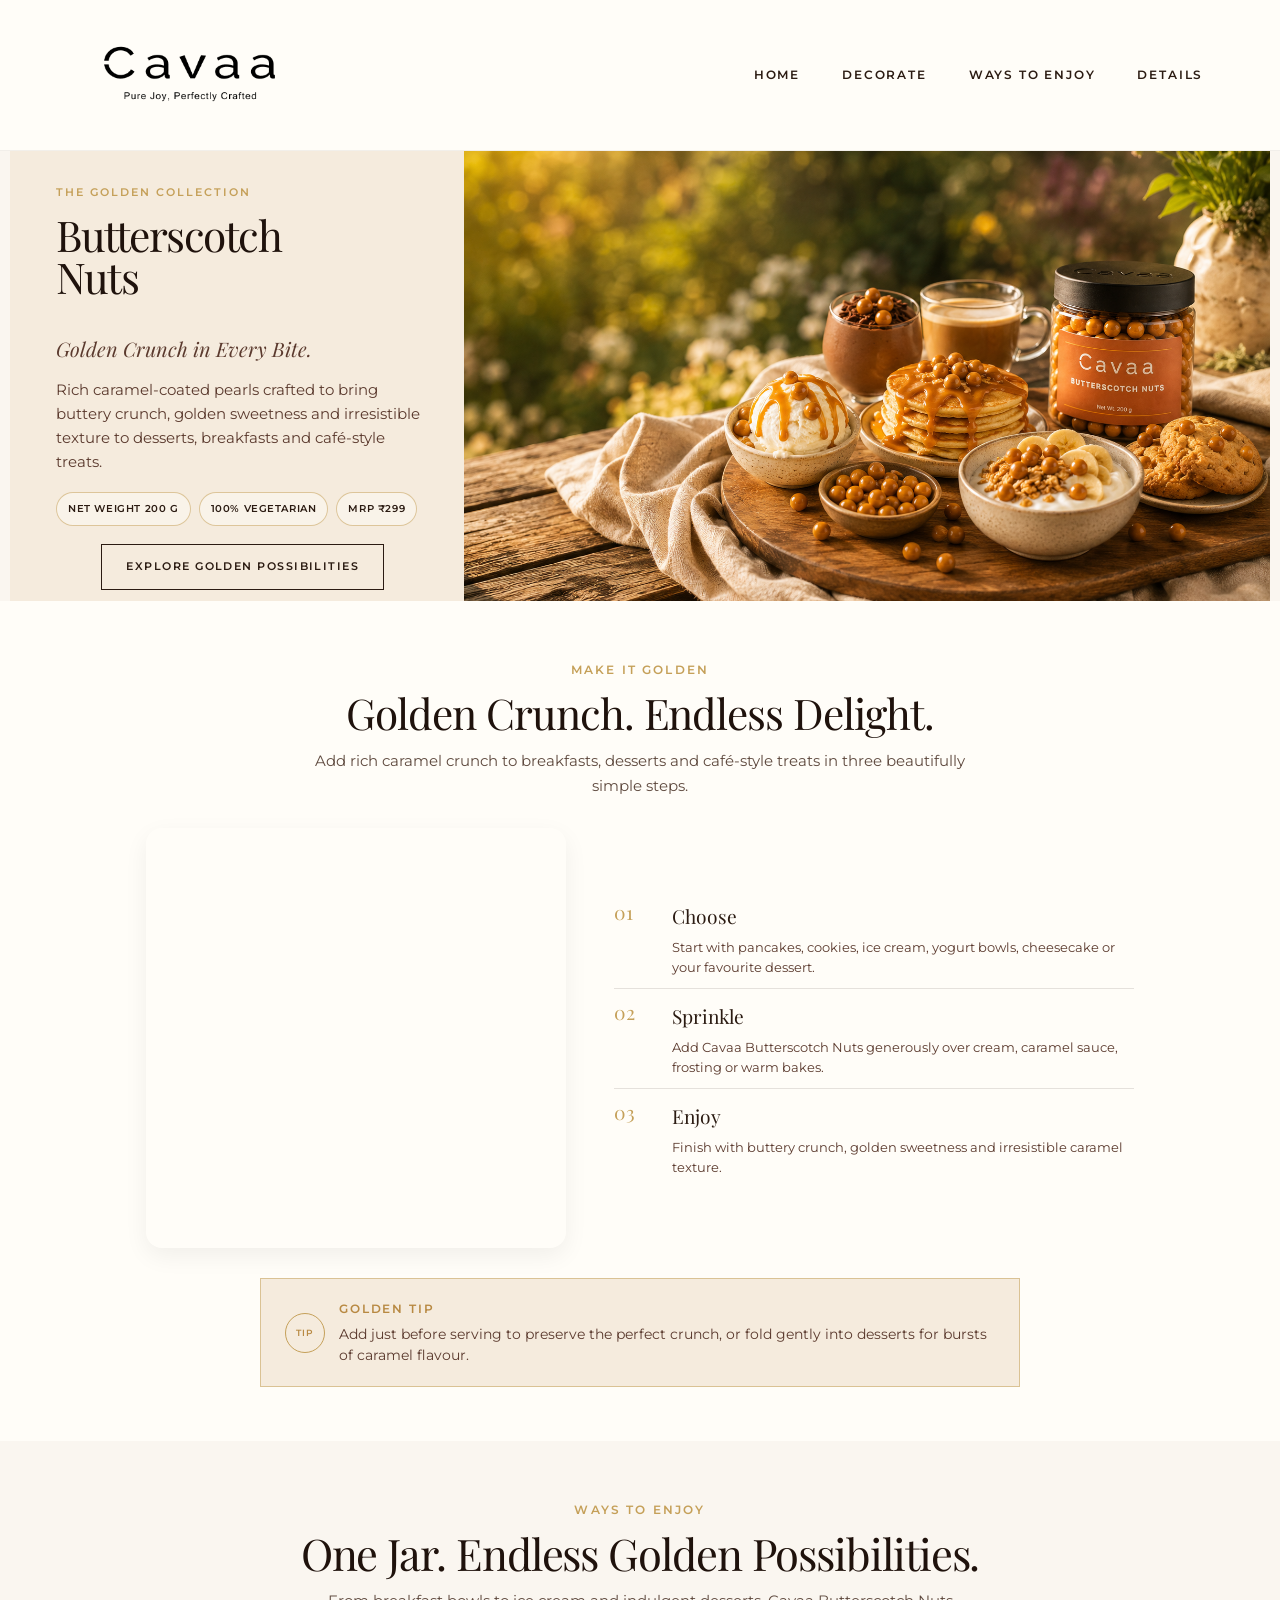
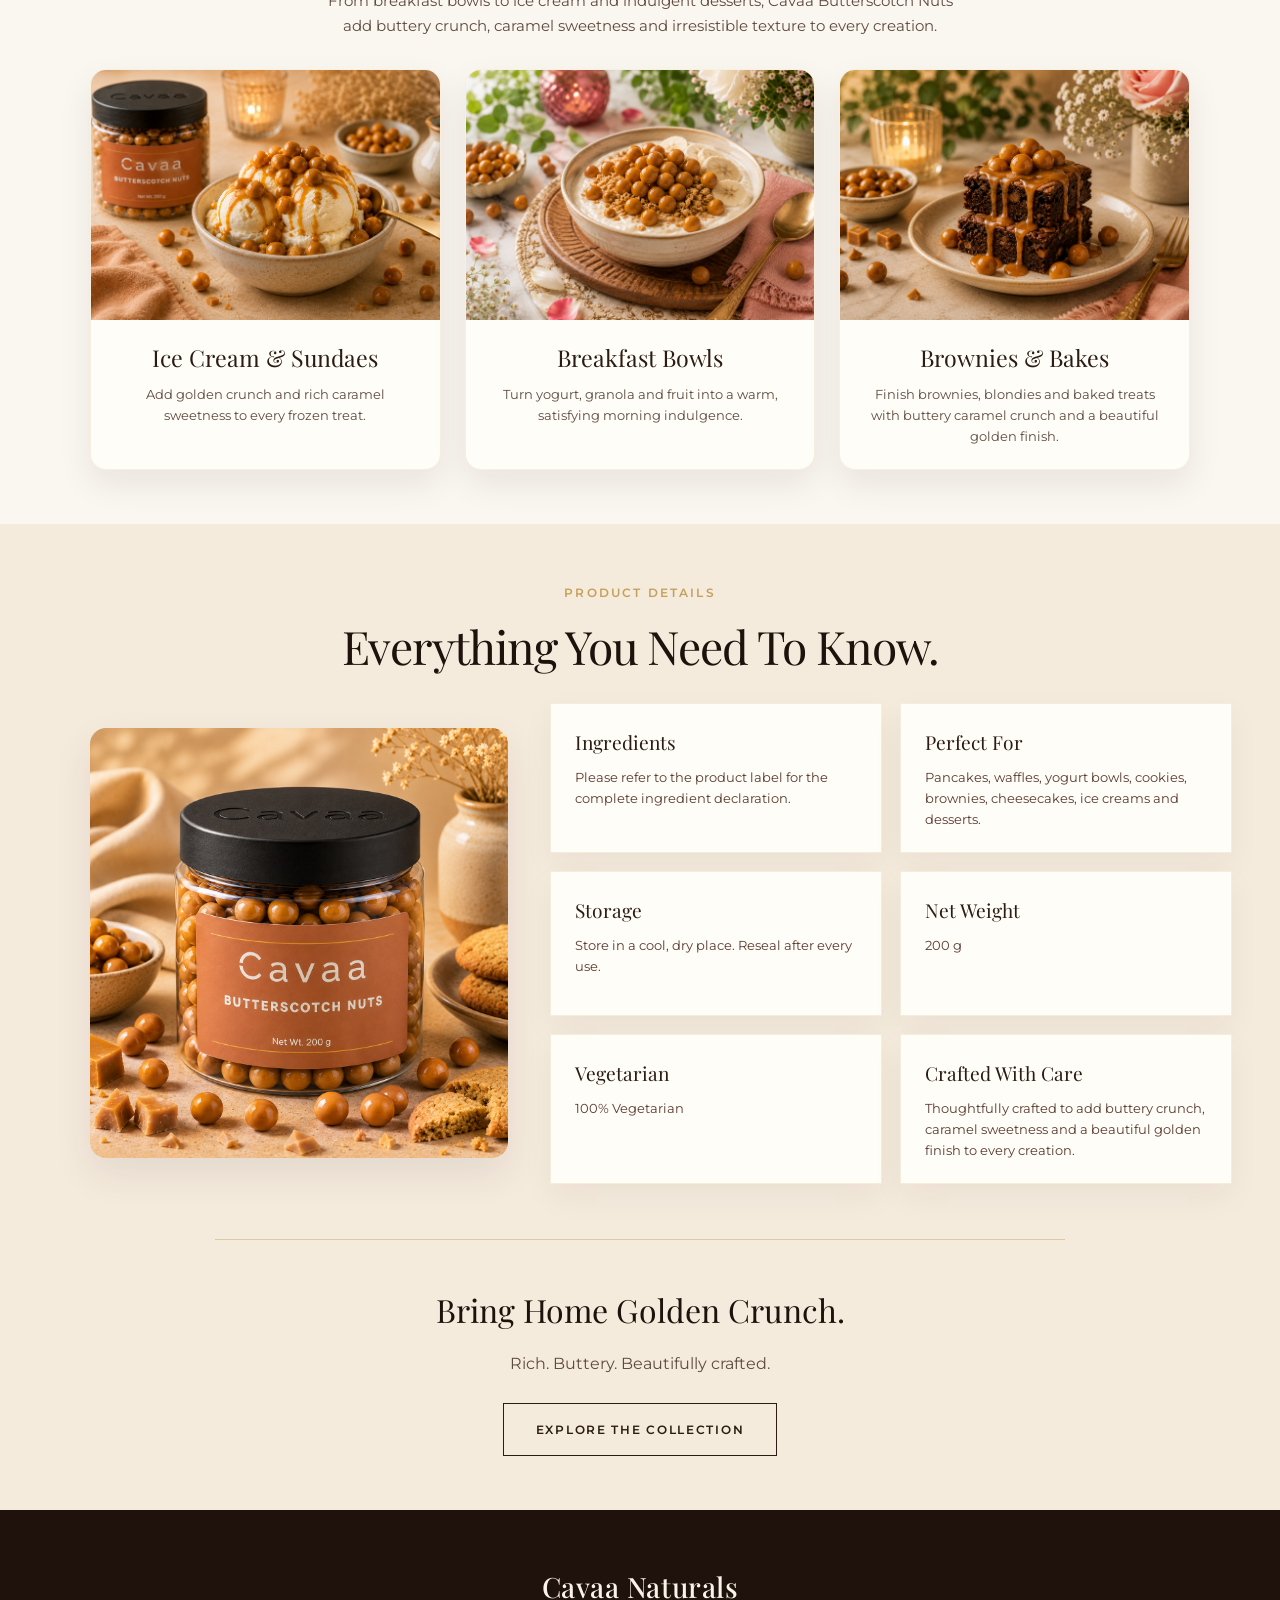
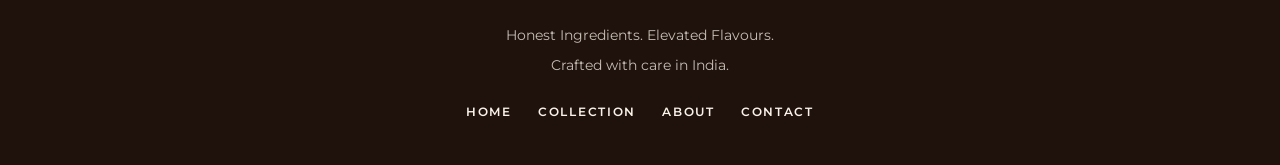
<file: butterscotch-nuts.html>
<!DOCTYPE html>
<html lang="en">

<head>
    <meta charset="UTF-8">

    <meta
        name="viewport"
        content="width=device-width, initial-scale=1.0"
    >

    <meta
        name="description"
        content="Discover Cavaa Butterscotch Nuts — golden caramel-coated pearls crafted to add buttery crunch, warm sweetness and irresistible texture to desserts, breakfasts and café-style treats."
    >
    <title>Butterscotch Nuts | Cavaa Naturals</title>

    <link rel="stylesheet" href="style.css">

    <link rel="preconnect" href="https://fonts.googleapis.com">

    <link
        rel="preconnect"
        href="https://fonts.gstatic.com"
        crossorigin
    >

    <link
        href="https://fonts.googleapis.com/css2?family=Montserrat:wght@300;400;500;600&family=Playfair+Display:ital,wght@0,400;0,500;1,400&display=swap"
        rel="stylesheet"
    >
</head>

<body class="product-page">

    <!-- HEADER -->

    <header class="main-header">

        <div class="logo-container">

            <a href="index.html">

                <img
                    src="images/CavaaLogoTagline.png"
                    alt="Cavaa Naturals"
                >

            </a>

        </div>

        <nav class="nav-links">

            <a href="index.html">Home</a>

            <a href="#decorate">Decorate</a>

            <a href="#ways-to-enjoy">Ways to Enjoy</a>

            <a href="#product-details">Details</a>

        </nav>

    </header>


    <main>

        <!-- HERO SECTION -->

        <section class="drinking-hero chocolate-sprinkles-hero">

            <img
                src="images/butterscotch-hero.png"
                alt="Cavaa Butterscotch Nuts served across pancakes, yogurt, ice cream and café-style desserts"
                class="drinking-hero-image"
            >

            <div class="drinking-hero-shade"></div>

            <div class="drinking-hero-content">

                <span class="section-tag">
                    The Golden Collection
                </span>

                <h1>
                    Butterscotch<br>
                    Nuts
                </h1>

                <div class="decorative-line"></div>

                <h2>
                    Golden Crunch in Every Bite.
                </h2>

                <p>
                    Rich caramel-coated pearls crafted to bring buttery crunch, golden sweetness and irresistible texture to desserts, breakfasts and café-style treats.
                </p>

                <div class="product-hero-meta">

                    <span>Net Weight 200 g</span>

                    <span>100% Vegetarian</span>

                    <span>MRP ₹299</span>

                </div>

                <a
                    href="#decorate"
                    class="hero-cta product-primary-button"
                >
                    Explore Golden Possibilities
                </a>

            </div>

        </section>


        <!-- DECORATE YOUR DESSERT (VIDEO + 3 STEPS) -->

        <section class="preparation-section" id="decorate">

            <div class="preparation-heading">

                <span class="section-tag">
                    Make It Golden
                </span>

                <h2>
                    Golden Crunch. Endless Delight.
                </h2>

                <p>
                    Add rich caramel crunch to breakfasts, desserts and café-style treats
                    in three beautifully simple steps.
                </p>

            </div>


            <div class="preparation-layout" style="display: flex; flex-wrap: wrap; align-items: center; justify-content: center; gap: 48px; max-width: 1050px; margin: 0 auto;">

                <!-- Left Column: Autoplaying Square Video Loop -->
                <div class="preparation-media" style="flex: 0 0 420px; max-width: 420px; width: 100%;">

                    <video 
                        autoplay 
                        loop 
                        muted 
                        playsinline 
                        preload="metadata"
                        class="preparation-placeholder-image"
                        style="width: 100%; aspect-ratio: 1 / 1; object-fit: cover; border-radius: 16px; display: block; box-shadow: 0 8px 24px rgba(0,0,0,0.06);"
                    >
                        <source src="videos/butterscotch-nuts.mp4" type="video/mp4">
                        Your browser does not support the video tag.
                    </video>

                </div>


                <!-- Right Column: 3 Steps -->
                <div class="preparation-steps" style="flex: 1 1 360px; max-width: 520px;">

                    <div class="preparation-step">

                        <span class="step-number">
                            01
                        </span>

                        <div class="step-copy">

                            <h3>Choose</h3>

                            <p>
                                Start with pancakes, cookies, ice cream,
                                yogurt bowls, cheesecake or your favourite dessert.
                            </p>

                        </div>

                    </div>


                    <div class="preparation-step">

                        <span class="step-number">
                            02
                        </span>

                        <div class="step-copy">

                            <h3>Sprinkle</h3>

                            <p>
                                Add Cavaa Butterscotch Nuts generously over
                                cream, caramel sauce, frosting or warm bakes.
                            </p>

                        </div>

                    </div>


                    <div class="preparation-step">

                        <span class="step-number">
                            03
                        </span>

                        <div class="step-copy">

                            <h3>Enjoy</h3>

                            <p>
                                Finish with buttery crunch, golden sweetness
                                and irresistible caramel texture.
                            </p>

                        </div>

                    </div>

                </div>

            </div>


            <div class="preparation-tip">

                <span>
                    Golden tip
                </span>

                <p>
                    Add just before serving to preserve the perfect crunch,
                    or fold gently into desserts for bursts of caramel flavour.
                </p>

            </div>

        </section>


        <!-- WAYS TO ENJOY -->

        <section
            id="ways-to-enjoy"
            class="ways-section"
        >

            <div class="ways-header">

                <span class="section-tag">
                    WAYS TO ENJOY
                </span>

                <h2>
                    One Jar. Endless Golden Possibilities.
                </h2>

                <p>
                    From breakfast bowls to ice cream and indulgent desserts,
                    Cavaa Butterscotch Nuts add buttery crunch, caramel sweetness
                    and irresistible texture to every creation.
                </p>

            </div>


            <div class="ways-grid">

                <article class="way-card">

                    <img
                        src="images/Butterscotch-icecream.png"
                        alt="Vanilla ice cream topped with caramel sauce and Cavaa Butterscotch Nuts"
                    >

                    <div class="way-card-copy">

                        <h3>Ice Cream &amp; Sundaes</h3>

                        <p>
                            Add golden crunch and rich caramel sweetness to every frozen treat.
                        </p>

                    </div>

                </article>


                <article class="way-card">

                    <img
                        src="images/butterscotch-breakfast-bowl.png"
                        alt="Breakfast yogurt bowl with banana, granola and Cavaa Butterscotch Nuts"
                    >

                    <div class="way-card-copy">

                        <h3>Breakfast Bowls</h3>

                        <p>
                            Turn yogurt, granola and fruit into a warm, satisfying morning indulgence.
                        </p>

                    </div>

                </article>


                <article class="way-card">

                    <img
                        src="images/butterscotch-brownies.png"
                        alt="Rich chocolate brownies topped with Cavaa Butterscotch Nuts"
                    >

                    <div class="way-card-copy">

                        <h3>Brownies &amp; Bakes</h3>

                        <p>
                            Finish brownies, blondies and baked treats with buttery caramel crunch
                            and a beautiful golden finish.
                        </p>

                    </div>

                </article>

            </div>

        </section>


        <!-- PRODUCT DETAILS -->

        <section
            id="product-details"
            class="product-details-section"
        >

            <div class="product-details-header">

                <span class="section-tag">
                    Product Details
                </span>

                <h2>
                    Everything You Need To Know.
                </h2>

            </div>


            <div class="product-details-layout">

                <div class="product-details-image">

                    <img
                        src="images/butterscotch-nuts.png"
                        alt="Cavaa Butterscotch Nuts 200 gram jar"
                    >

                </div>


                <div class="details-grid">

                    <div class="detail-card">

                        <h3>Ingredients</h3>

                        <p>
                            Please refer to the product label for the complete ingredient declaration.
                        </p>

                    </div>


                    <div class="detail-card">

                        <h3>Perfect For</h3>

                        <p>
                            Pancakes, waffles, yogurt bowls, cookies,
                            brownies, cheesecakes, ice creams and desserts.
                        </p>

                    </div>


                    <div class="detail-card">

                        <h3>Storage</h3>

                        <p>
                            Store in a cool, dry place.
                            Reseal after every use.
                        </p>

                    </div>


                    <div class="detail-card">

                        <h3>Net Weight</h3>

                        <p>200 g</p>

                    </div>


                    <div class="detail-card">

                        <h3>Vegetarian</h3>

                        <p>100% Vegetarian</p>

                    </div>


                    <div class="detail-card">

                        <h3>Crafted With Care</h3>

                        <p>
                            Thoughtfully crafted to add buttery crunch,
                            caramel sweetness and a beautiful golden finish
                            to every creation.
                        </p>

                    </div>

                </div>

            </div>


            <div class="product-closing-message">

                <h3>
                    Bring Home Golden Crunch.
                </h3>

                <p>
                    Rich. Buttery. Beautifully crafted.
                </p>

                <a
                    href="index.html#products"
                    class="product-primary-button"
                >
                    Explore The Collection
                </a>

            </div>

        </section>

    </main>


    <!-- FOOTER -->

    <footer class="site-footer">

        <h3 class="footer-brand-name">
            Cavaa Naturals
        </h3>

        <p>
            Honest Ingredients. Elevated Flavours.
        </p>

        <p>
            Crafted with care in India.
        </p>

        <div class="footer-links">

            <a href="index.html">Home</a>

            <a href="index.html#products">Collection</a>

            <a href="index.html#about-preview">About</a>

            <a href="index.html#community">Contact</a>

        </div>

    </footer>

</body>

</html>
</file>
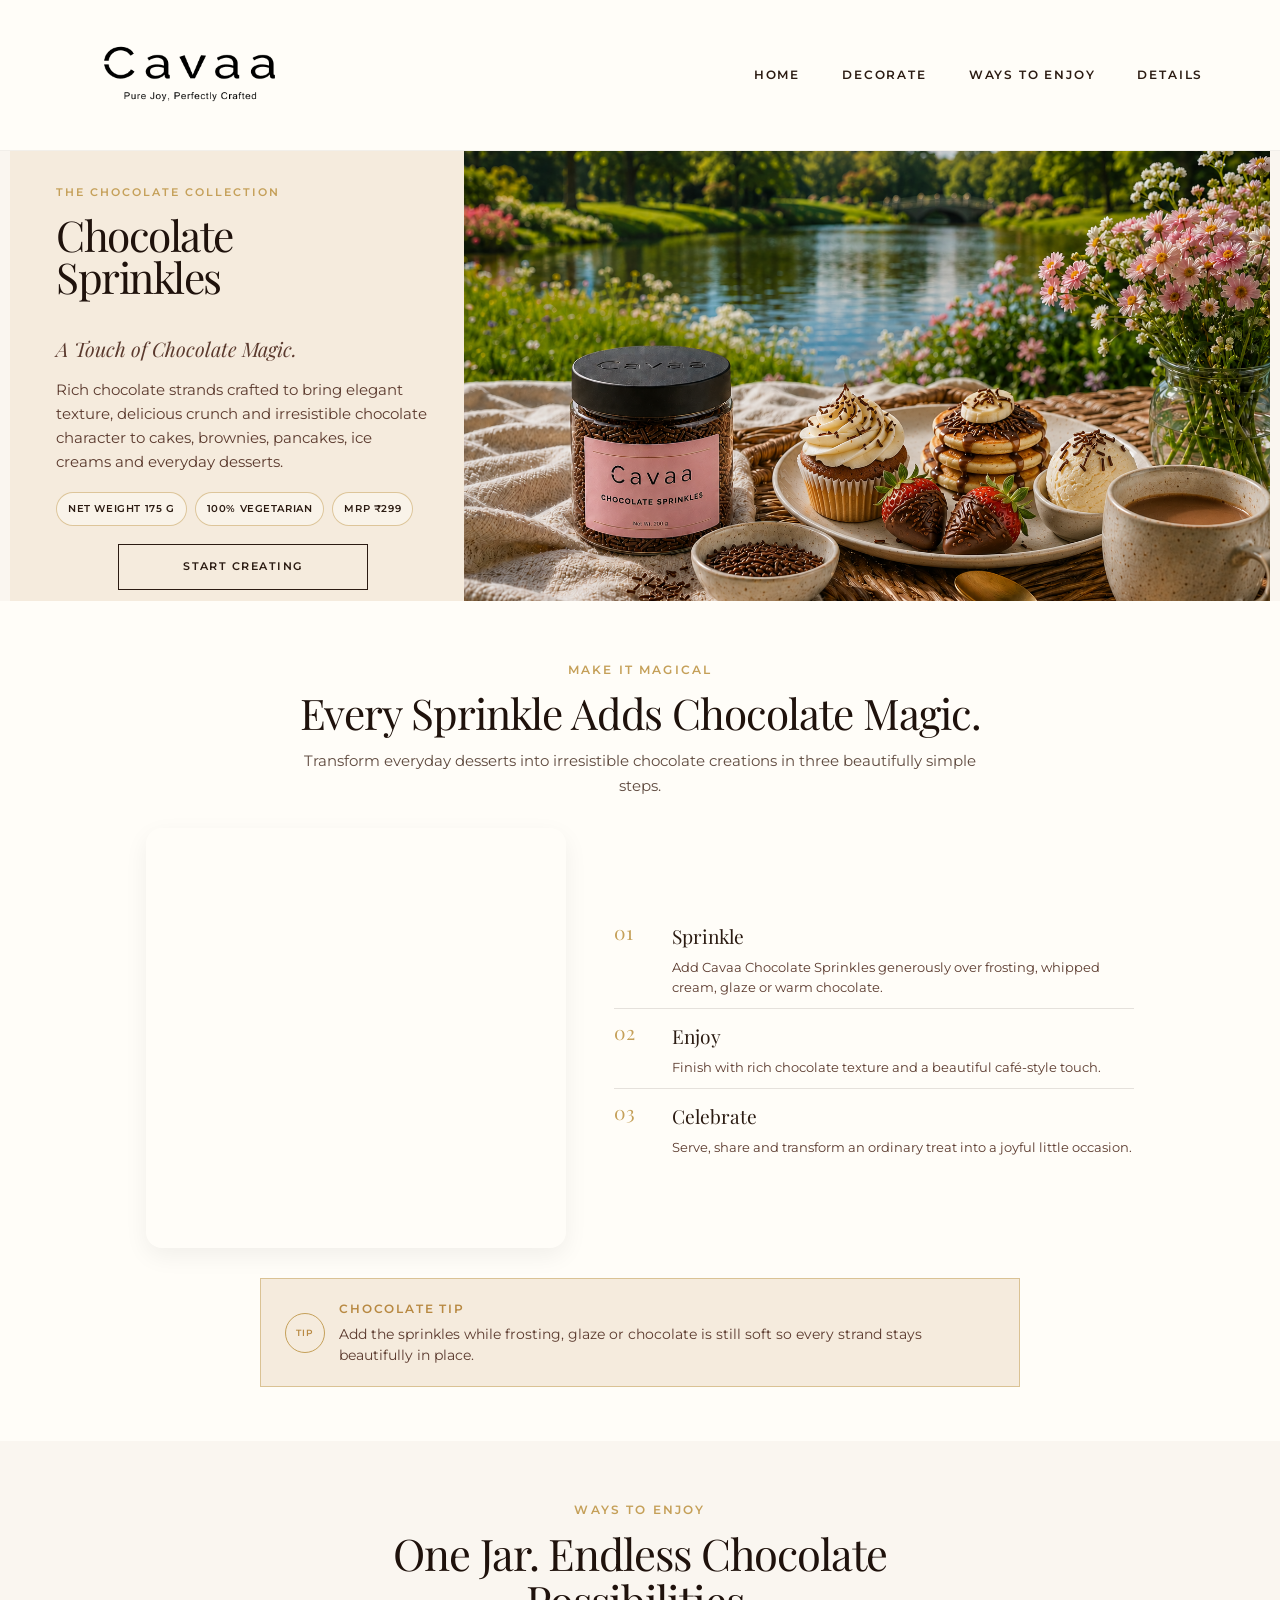
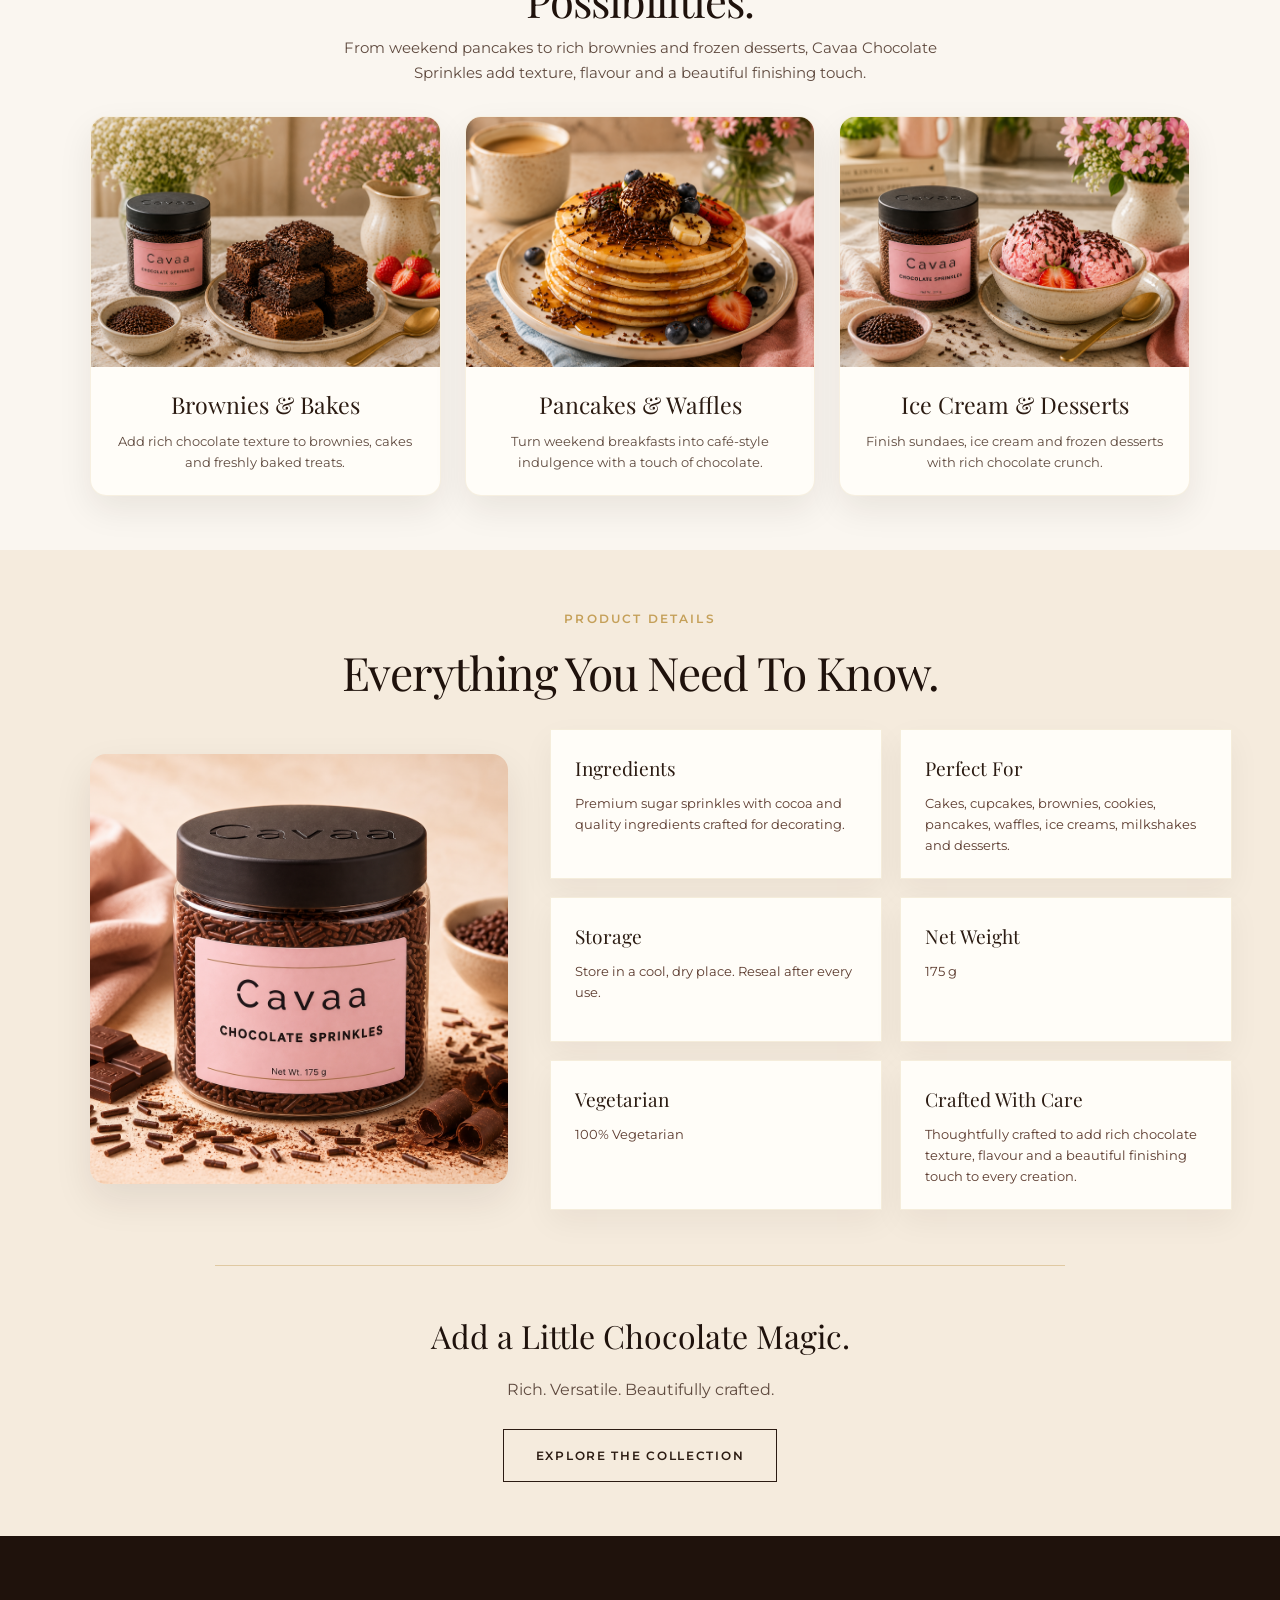
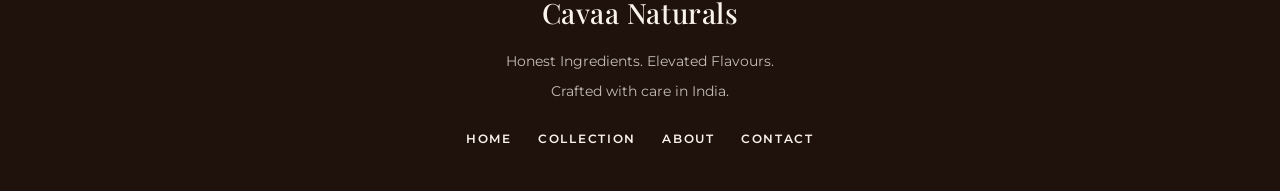
<file: chocolate-sprinkles.html>
<!DOCTYPE html>
<html lang="en">

<head>
    <meta charset="UTF-8">

    <meta
        name="viewport"
        content="width=device-width, initial-scale=1.0"
    >

    <meta
        name="description"
        content="Discover Cavaa Chocolate Sprinkles — rich chocolate strands crafted to decorate cakes, brownies, pancakes, desserts and ice creams with irresistible chocolate goodness."
    >
    <title>Chocolate Sprinkles | Cavaa Naturals</title>

    <link rel="stylesheet" href="style.css">

    <link rel="preconnect" href="https://fonts.googleapis.com">

    <link
        rel="preconnect"
        href="https://fonts.gstatic.com"
        crossorigin
    >

    <link
        href="https://fonts.googleapis.com/css2?family=Montserrat:wght@300;400;500;600&family=Playfair+Display:ital,wght@0,400;0,500;1,400&display=swap"
        rel="stylesheet"
    >
</head>

<body class="product-page">

    <!-- HEADER -->

    <header class="main-header">

        <div class="logo-container">

            <a href="index.html">

                <img
                    src="images/CavaaLogoTagline.png"
                    alt="Cavaa Naturals"
                >

            </a>

        </div>

        <nav class="nav-links">

            <a href="index.html">Home</a>

            <a href="#decorate">Decorate</a>

            <a href="#ways-to-enjoy">Ways to Enjoy</a>

            <a href="#product-details">Details</a>

        </nav>

    </header>


    <main>

        <!-- HERO SECTION -->

        <section class="drinking-hero chocolate-sprinkles-hero">

            <img
                src="images/chocolate-sprinkles-hero.png"
                alt="Cavaa Chocolate Sprinkles displayed across an outdoor brunch spread"
                class="drinking-hero-image"
            >

            <div class="drinking-hero-shade"></div>

            <div class="drinking-hero-content">

                <span class="section-tag">
                    The Chocolate Collection
                </span>

                <h1>
                    Chocolate<br>
                    Sprinkles
                </h1>

                <div class="decorative-line"></div>

                <h2>
                    A Touch of Chocolate Magic.
                </h2>

                <p>
                    Rich chocolate strands crafted to bring elegant texture,
                    delicious crunch and irresistible chocolate character to
                    cakes, brownies, pancakes, ice creams and everyday desserts.
                </p>

                <div class="product-hero-meta">

                    <span>Net Weight 175 g</span>

                    <span>100% Vegetarian</span>

                    <span>MRP ₹299</span>

                </div>

                <a
                    href="#decorate"
                    class="hero-cta product-primary-button"
                >
                    Start Creating
                </a>

            </div>

        </section>


        <!-- DECORATE YOUR DESSERT (VIDEO + 3 STEPS) -->

        <section class="preparation-section" id="decorate">

            <div class="preparation-heading">

                <span class="section-tag">
                    Make It Magical
                </span>

                <h2>
                    Every Sprinkle Adds Chocolate Magic.
                </h2>

                <p>
                    Transform everyday desserts into irresistible chocolate creations
                    in three beautifully simple steps.
                </p>

            </div>


            <div class="preparation-layout" style="display: flex; flex-wrap: wrap; align-items: center; justify-content: center; gap: 48px; max-width: 1050px; margin: 0 auto;">

                <!-- Left Column: Autoplaying Square Video Loop -->
                <div class="preparation-media" style="flex: 0 0 420px; max-width: 420px; width: 100%;">

                    <video 
                        autoplay 
                        loop 
                        muted 
                        playsinline 
                        preload="metadata"
                        class="preparation-placeholder-image"
                        style="width: 100%; aspect-ratio: 1 / 1; object-fit: cover; border-radius: 16px; display: block; box-shadow: 0 8px 24px rgba(0,0,0,0.06);"
                    >
                        <source src="videos/chocolate-sprinkles.mp4" type="video/mp4">
                        Your browser does not support the video tag.
                    </video>

                </div>


                <!-- Right Column: 3 Steps -->
                <div class="preparation-steps" style="flex: 1 1 360px; max-width: 520px;">

                    <div class="preparation-step">

                        <span class="step-number">
                            01
                        </span>

                        <div class="step-copy">

                            <h3>Sprinkle</h3>

                            <p>
                                Add Cavaa Chocolate Sprinkles generously over
                                frosting, whipped cream, glaze or warm chocolate.
                            </p>

                        </div>

                    </div>


                    <div class="preparation-step">

                        <span class="step-number">
                            02
                        </span>

                        <div class="step-copy">

                            <h3>Enjoy</h3>

                            <p>
                                Finish with rich chocolate texture and a beautiful
                                café-style touch.
                            </p>

                        </div>

                    </div>


                    <div class="preparation-step">

                        <span class="step-number">
                            03
                        </span>

                        <div class="step-copy">

                            <h3>Celebrate</h3>

                            <p>
                                Serve, share and transform an ordinary
                                treat into a joyful little occasion.
                            </p>

                        </div>

                    </div>

                </div>

            </div>


            <div class="preparation-tip">

                <span>
                    Chocolate tip
                </span>

                <p>
                    Add the sprinkles while frosting, glaze or chocolate is still soft
                    so every strand stays beautifully in place.
                </p>

            </div>

        </section>


        <!-- WAYS TO ENJOY -->

        <section
            id="ways-to-enjoy"
            class="ways-section"
        >

            <div class="ways-header">

                <span class="section-tag">
                    WAYS TO ENJOY
                </span>

                <h2>
                    One Jar. Endless Chocolate Possibilities.
                </h2>

                <p>
                    From weekend pancakes to rich brownies and frozen desserts,
                    Cavaa Chocolate Sprinkles add texture, flavour and a beautiful finishing touch.
                </p>

            </div>


            <div class="ways-grid">

                <article class="way-card">

                    <img
                        src="images/chocolate-sprinkles-brownies.png"
                        alt="Brownies topped with Cavaa Chocolate Sprinkles"
                    >

                    <div class="way-card-copy">

                        <h3>Brownies &amp; Bakes</h3>

                        <p>
                            Add rich chocolate texture to brownies, cakes and freshly baked treats.
                        </p>

                    </div>

                </article>


                <article class="way-card">

                    <img
                        src="images/chocolate-sprinkles-pancakes.png"
                        alt="Pancakes decorated with Cavaa Chocolate Sprinkles"
                    >

                    <div class="way-card-copy">

                        <h3>Pancakes &amp; Waffles</h3>

                        <p>
                            Turn weekend breakfasts into café-style indulgence with a touch of chocolate.
                        </p>

                    </div>

                </article>


                <article class="way-card">

                    <img
                        src="images/chocolate-sprinkles-icecream.png"
                        alt="Ice cream finished with Cavaa Chocolate Sprinkles"
                    >

                    <div class="way-card-copy">

                        <h3>Ice Cream &amp; Desserts</h3>

                        <p>
                            Finish sundaes, ice cream and frozen desserts with rich chocolate crunch.
                        </p>

                    </div>

                </article>

            </div>

        </section>


        <!-- PRODUCT DETAILS -->

        <section
            id="product-details"
            class="product-details-section"
        >

            <div class="product-details-header">

                <span class="section-tag">
                    Product Details
                </span>

                <h2>
                    Everything You Need To Know.
                </h2>

            </div>


            <div class="product-details-layout">

                <div class="product-details-image">

                    <img
                        src="images/chocolate-sprinkles.png"
                        alt="Cavaa Chocolate Sprinkles 175 gram jar"
                    >

                </div>


                <div class="details-grid">

                    <div class="detail-card">

                        <h3>Ingredients</h3>

                        <p>
                            Premium sugar sprinkles with cocoa and quality ingredients crafted for
                            decorating.
                        </p>

                    </div>


                    <div class="detail-card">

                        <h3>Perfect For</h3>

                        <p>
                            Cakes, cupcakes, brownies, cookies, pancakes,
                            waffles, ice creams, milkshakes and desserts.
                        </p>

                    </div>


                    <div class="detail-card">

                        <h3>Storage</h3>

                        <p>
                            Store in a cool, dry place.
                            Reseal after every use.
                        </p>

                    </div>


                    <div class="detail-card">

                        <h3>Net Weight</h3>

                        <p>175 g</p>

                    </div>


                    <div class="detail-card">

                        <h3>Vegetarian</h3>

                        <p>100% Vegetarian</p>

                    </div>


                    <div class="detail-card">

                        <h3>Crafted With Care</h3>

                        <p>
                            Thoughtfully crafted to add rich chocolate texture,
                            flavour and a beautiful finishing touch to every creation.
                        </p>

                    </div>

                </div>

            </div>


            <div class="product-closing-message">

                <h3>
                    Add a Little Chocolate Magic.
                </h3>

                <p>
                    Rich. Versatile. Beautifully crafted.
                </p>

                <a
                    href="index.html#products"
                    class="product-primary-button"
                >
                    Explore The Collection
                </a>

            </div>

        </section>

    </main>


    <!-- FOOTER -->

    <footer class="site-footer">

        <h3 class="footer-brand-name">
            Cavaa Naturals
        </h3>

        <p>
            Honest Ingredients. Elevated Flavours.
        </p>

        <p>
            Crafted with care in India.
        </p>

        <div class="footer-links">

            <a href="index.html">Home</a>

            <a href="index.html#products">Collection</a>

            <a href="index.html#about-preview">About</a>

            <a href="index.html#community">Contact</a>

        </div>

    </footer>

</body>

</html>
</file>
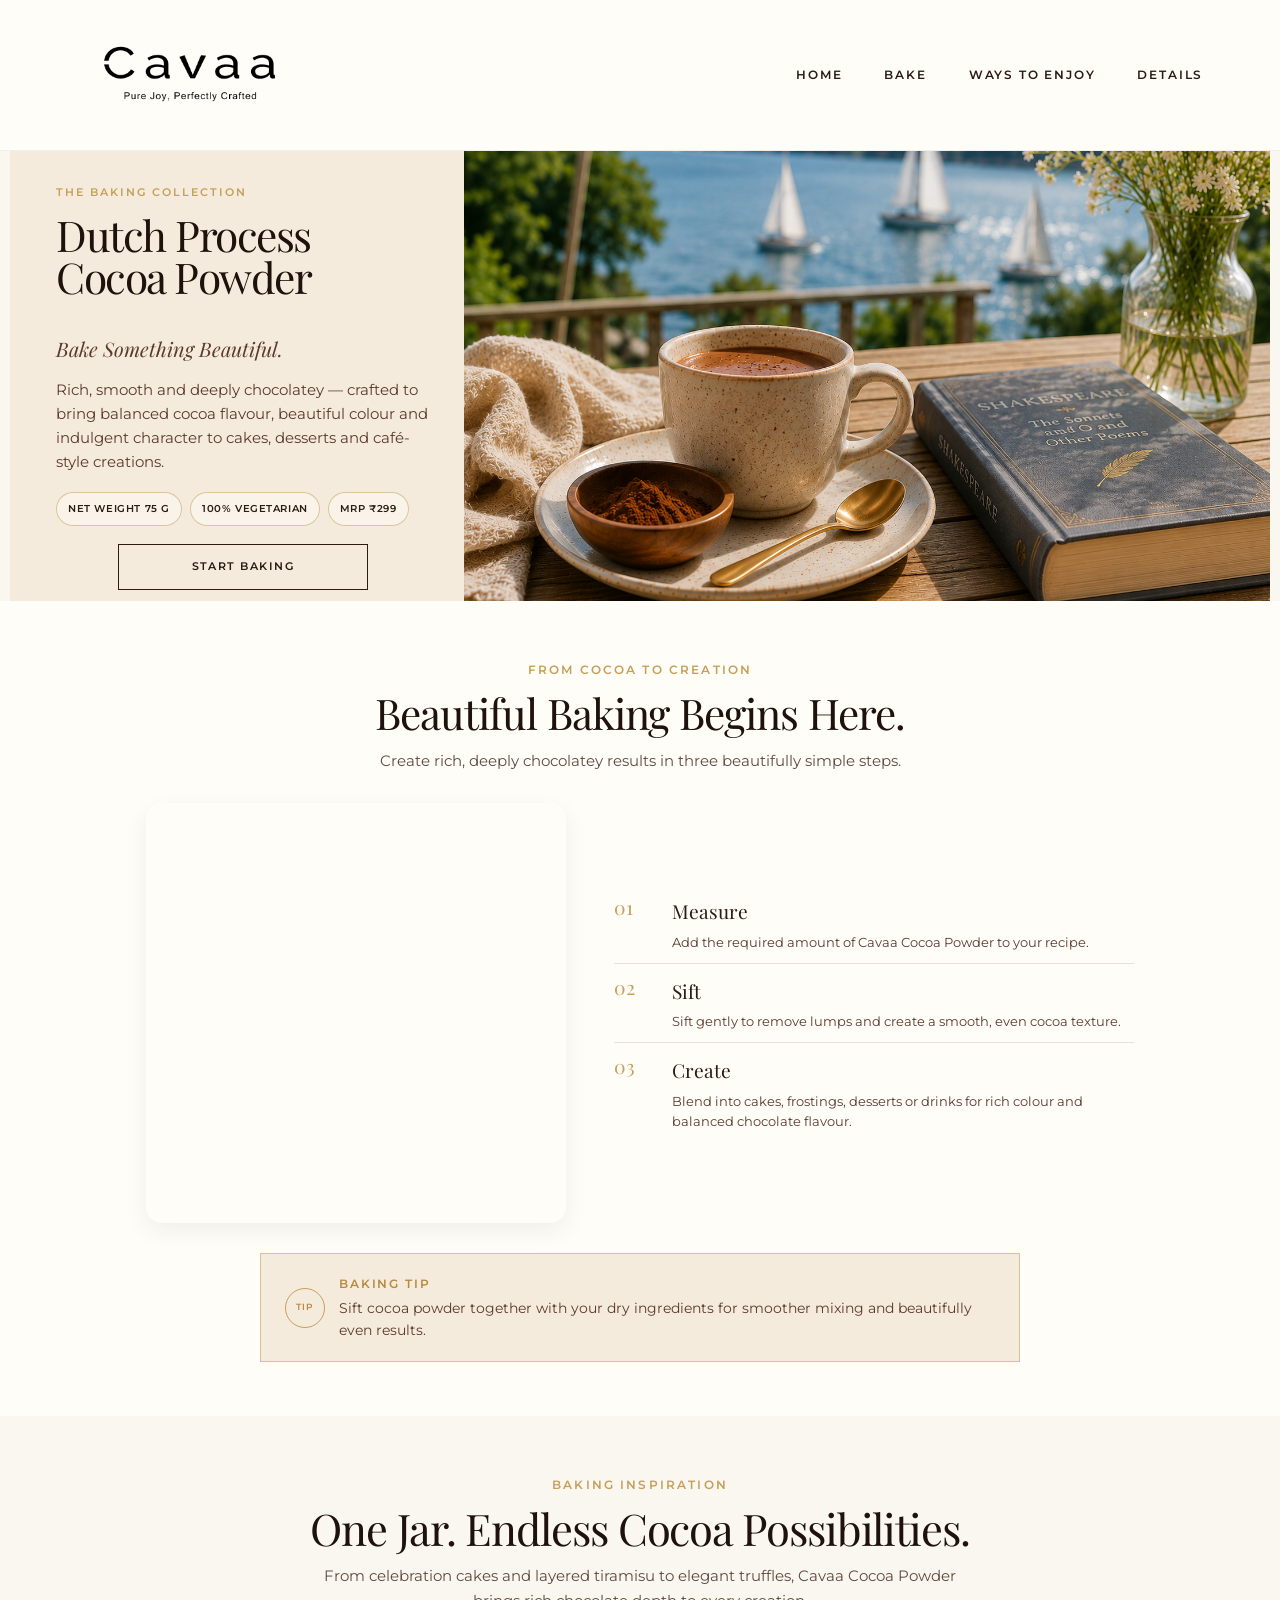
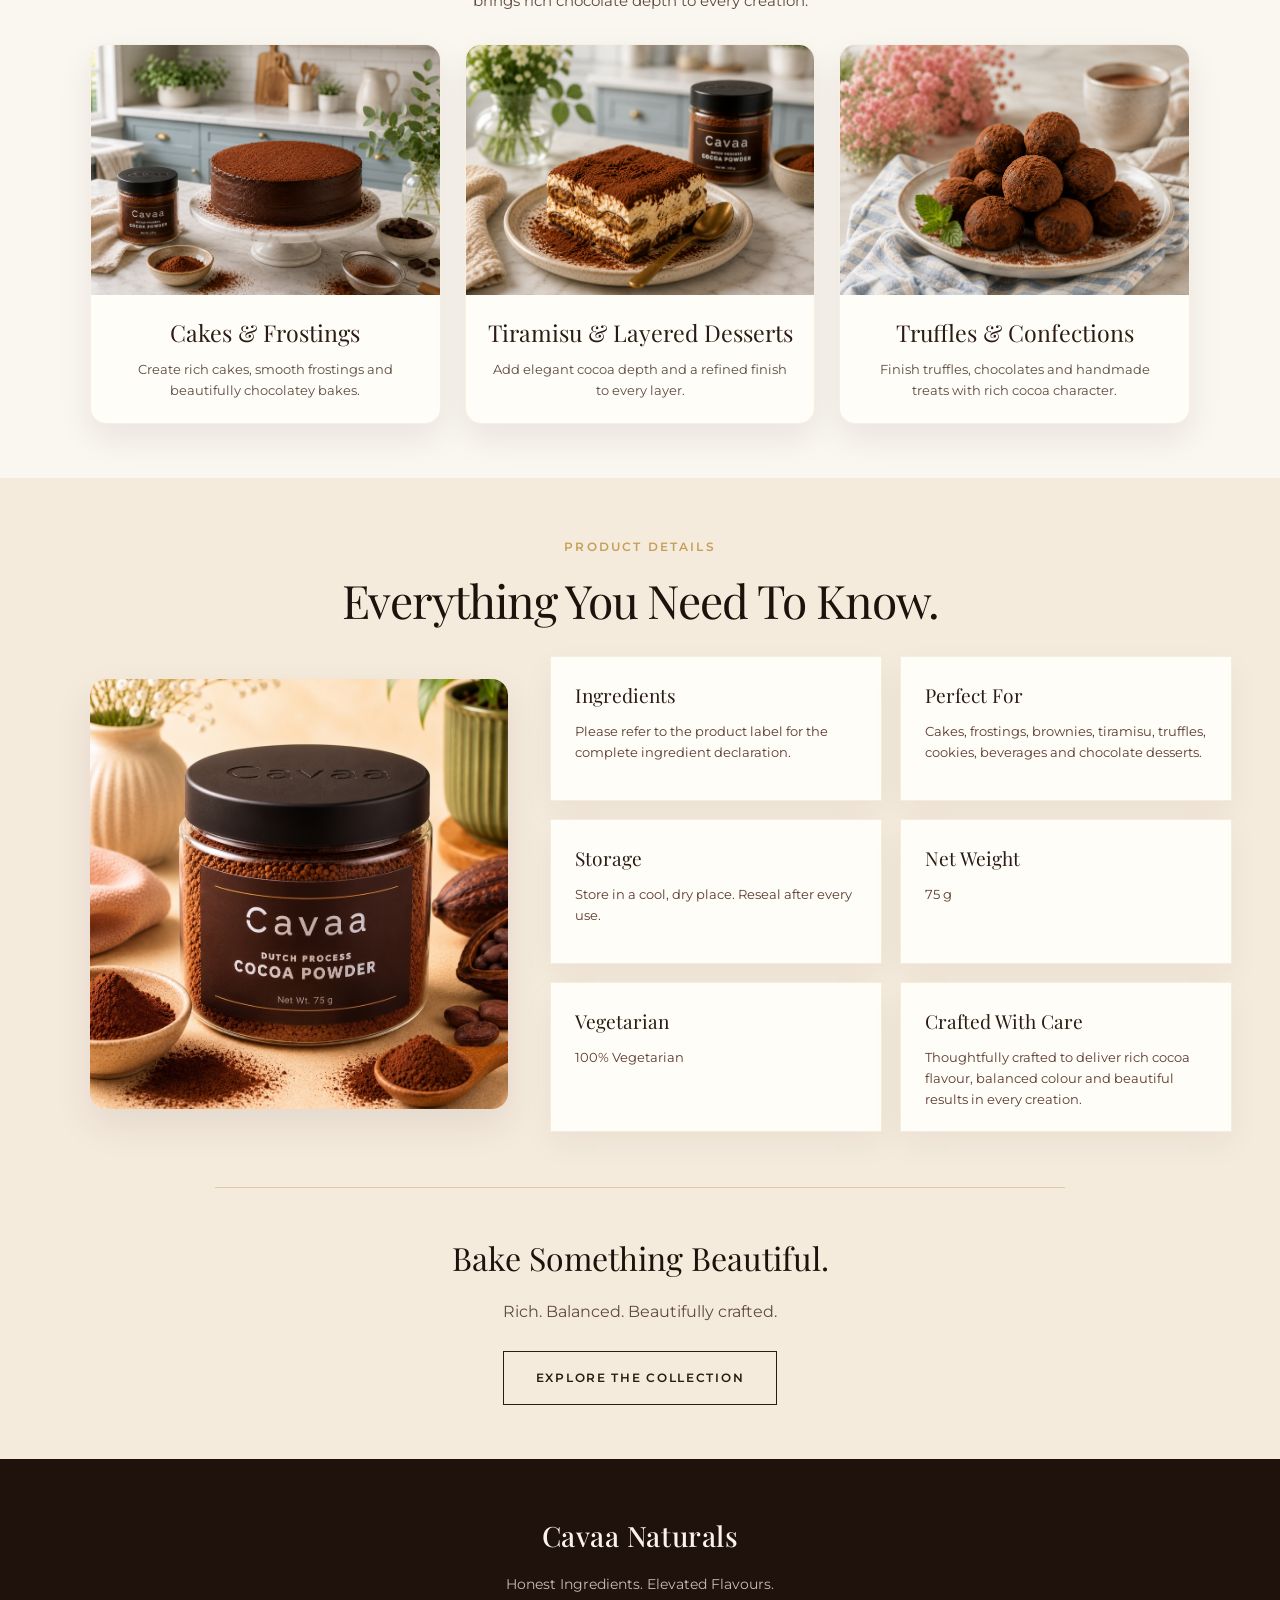
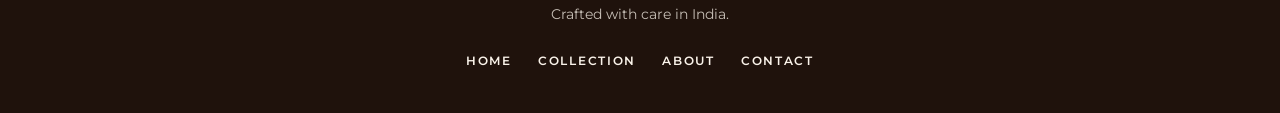
<file: cocoa-powder.html>
<!DOCTYPE html>
<html lang="en">

<head>
    <meta charset="UTF-8">

    <meta
        name="viewport"
        content="width=device-width, initial-scale=1.0"
    >

    <meta
        name="description"
        content="Discover Cavaa Dutch Process Cocoa Powder — rich, smooth and deeply chocolatey, crafted for cakes, tiramisu, truffles, frostings and café-style creations."
    >

    <title>Dutch Process Cocoa Powder | Cavaa Naturals</title>

    <link rel="stylesheet" href="style.css">

    <link rel="preconnect" href="https://fonts.googleapis.com">

    <link
        rel="preconnect"
        href="https://fonts.gstatic.com"
        crossorigin
    >

    <link
        href="https://fonts.googleapis.com/css2?family=Montserrat:wght@300;400;500;600&family=Playfair+Display:ital,wght@0,400;0,500;1,400&display=swap"
        rel="stylesheet"
    >
</head>

<body class="product-page">

    <!-- HEADER -->

    <header class="main-header">

        <div class="logo-container">

            <a href="index.html">

                <img
                    src="images/CavaaLogoTagline.png"
                    alt="Cavaa Naturals"
                >

            </a>

        </div>

        <nav class="nav-links">

            <a href="index.html">Home</a>

            <a href="#preparation">Bake</a>

            <a href="#ways-to-enjoy">Ways to Enjoy</a>

            <a href="#product-details">Details</a>

        </nav>

    </header>


    <main>

        <!-- HERO SECTION -->

        <section class="drinking-hero">

            <img
                src="images/cocoa-powder-hero.png"
                alt="Cavaa Dutch Process Cocoa Powder in an elegant outdoor café and baking setting"
                class="drinking-hero-image"
            >

            <div class="drinking-hero-shade"></div>

            <div class="drinking-hero-content">

                <span class="section-tag">
                    The Baking Collection
                </span>

                <h1>
                    Dutch Process<br>
                    Cocoa Powder
                </h1>

                <div class="decorative-line"></div>

                <h2>
                    Bake Something Beautiful.
                </h2>

                <p>
                    Rich, smooth and deeply chocolatey — crafted to bring
                    balanced cocoa flavour, beautiful colour and indulgent
                    character to cakes, desserts and café-style creations.
                </p>

                <div class="product-hero-meta">

                    <span>Net Weight 75 g</span>

                    <span>100% Vegetarian</span>

                    <span>MRP ₹299</span>

                </div>

                <a
                    href="#preparation"
                    class="hero-cta product-primary-button"
                >
                    Start Baking
                </a>

            </div>

        </section>

        <!-- MAKE YOUR CREATION (VIDEO + 3 STEPS) -->

        <section
            id="preparation"
            class="preparation-section"
        >

            <div class="preparation-heading">

                <span class="section-tag">
                    From Cocoa to Creation
                </span>

                <h2>
                    Beautiful Baking Begins Here.
                </h2>

                <p>
                    Create rich, deeply chocolatey results in three beautifully
                    simple steps.
                </p>

            </div>


            <div class="preparation-layout" style="display: flex; flex-wrap: wrap; align-items: center; justify-content: center; gap: 48px; max-width: 1050px; margin: 0 auto;">

                <!-- Left Column: Autoplaying Square Video Loop -->
                <div class="preparation-media" style="flex: 0 0 420px; max-width: 420px; width: 100%;">

                    <video 
                        autoplay 
                        loop 
                        muted 
                        playsinline 
                        preload="metadata"
                        class="preparation-placeholder-image"
                        style="width: 100%; aspect-ratio: 1 / 1; object-fit: cover; border-radius: 16px; display: block; box-shadow: 0 8px 24px rgba(0,0,0,0.06);"
                    >
                        <source src="videos/cocoa-powder.mp4" type="video/mp4">
                        Your browser does not support the video tag.
                    </video>

                </div>


                <!-- Right Column: 3 Steps -->
                <div class="preparation-steps" style="flex: 1 1 360px; max-width: 520px;">

                    <div class="preparation-step">

                        <span class="step-number">
                            01
                        </span>

                        <div class="step-copy">

                            <h3>Measure</h3>

                            <p>
                                Add the required amount of Cavaa Cocoa Powder
                                to your recipe.
                            </p>

                        </div>

                    </div>


                    <div class="preparation-step">

                        <span class="step-number">
                            02
                        </span>

                        <div class="step-copy">

                            <h3>Sift</h3>

                            <p>
                                Sift gently to remove lumps and create a smooth,
                                even cocoa texture.
                            </p>

                        </div>

                    </div>


                    <div class="preparation-step">

                        <span class="step-number">
                            03
                        </span>

                        <div class="step-copy">

                            <h3>Create</h3>

                            <p>
                                Blend into cakes, frostings, desserts or drinks
                                for rich colour and balanced chocolate flavour.
                            </p>

                        </div>

                    </div>

                </div>

            </div>


            <div class="preparation-tip">

                <span>
                    Baking Tip
                </span>

                <p>
                    Sift cocoa powder together with your dry ingredients
                    for smoother mixing and beautifully even results.
                </p>

            </div>

        </section>


        <!-- WAYS TO ENJOY -->

        <section
            id="ways-to-enjoy"
            class="ways-section"
        >

            <div class="ways-header">

                <span class="section-tag">
                    Baking Inspiration
                </span>

                <h2>
                    One Jar. Endless Cocoa Possibilities.
                </h2>

                <p>
                    From celebration cakes and layered tiramisu to elegant truffles,
                    Cavaa Cocoa Powder brings rich chocolate depth to every creation.
                </p>

            </div>


            <div class="ways-grid">

                <article class="way-card">

                    <img
                        src="images/cocoa-powder-cake.png"
                        alt="Chocolate cake made with Cavaa Dutch Process Cocoa Powder"
                    >

                    <div class="way-card-copy">

                        <h3>Cakes &amp; Frostings</h3>

                        <p>
                            Create rich cakes, smooth frostings and beautifully chocolatey bakes.
                        </p>

                    </div>

                </article>


                <article class="way-card">

                    <img
                        src="images/cocoa-powder-tiramisu.png"
                        alt="Tiramisu dusted with Cavaa Dutch Process Cocoa Powder"
                    >

                    <div class="way-card-copy">

                        <h3>Tiramisu &amp; Layered Desserts</h3>

                        <p>
                            Add elegant cocoa depth and a refined finish to every layer.
                        </p>

                    </div>

                </article>


                <article class="way-card">

                    <img
                        src="images/cocoa-powder-truffles.png"
                        alt="Chocolate truffles finished with Cavaa Dutch Process Cocoa Powder"
                    >

                    <div class="way-card-copy">

                        <h3>Truffles &amp; Confections</h3>

                        <p>
                            Finish truffles, chocolates and handmade treats with rich cocoa character.
                        </p>

                    </div>

                </article>

            </div>

        </section>


        <!-- PRODUCT DETAILS -->

        <section
            id="product-details"
            class="product-details-section"
        >

            <div class="product-details-header">

                <span class="section-tag">
                    Product Details
                </span>

                <h2>
                    Everything You Need To Know.
                </h2>

            </div>


            <div class="product-details-layout">

                <div class="product-details-image">

                    <img
                        src="images/cocoa-powder.png"
                        alt="Cavaa Dutch Process Cocoa Powder 75 gram jar"
                    >

                </div>


                <div class="details-grid">

                    <div class="detail-card">

                        <h3>Ingredients</h3>

                        <p>
                            Please refer to the product label for the complete
                            ingredient declaration.
                        </p>

                    </div>


                    <div class="detail-card">

                        <h3>Perfect For</h3>

                        <p>
                            Cakes, frostings, brownies, tiramisu, truffles,
                            cookies, beverages and chocolate desserts.
                        </p>

                    </div>


                    <div class="detail-card">

                        <h3>Storage</h3>

                        <p>
                            Store in a cool, dry place.
                            Reseal after every use.
                        </p>

                    </div>


                    <div class="detail-card">

                        <h3>Net Weight</h3>

                        <p>75 g</p>

                    </div>


                    <div class="detail-card">

                        <h3>Vegetarian</h3>

                        <p>100% Vegetarian</p>

                    </div>


                    <div class="detail-card">

                        <h3>Crafted With Care</h3>

                        <p>
                            Thoughtfully crafted to deliver rich cocoa flavour,
                            balanced colour and beautiful results in every creation.
                        </p>

                    </div>

                </div>

            </div>


            <div class="product-closing-message">

                <h3>
                    Bake Something Beautiful.
                </h3>

                <p>
                    Rich. Balanced. Beautifully crafted.
                </p>

                <a
                    href="index.html#products"
                    class="product-primary-button"
                >
                    Explore The Collection
                </a>

            </div>

        </section>

    </main>


    <!-- FOOTER -->

    <footer class="site-footer">

        <h3 class="footer-brand-name">
            Cavaa Naturals
        </h3>

        <p>
            Honest Ingredients. Elevated Flavours.
        </p>

        <p>
            Crafted with care in India.
        </p>

        <div class="footer-links">

            <a href="index.html">Home</a>

            <a href="index.html#products">Collection</a>

            <a href="index.html#about-preview">About</a>

            <a href="index.html#community">Contact</a>

        </div>

    </footer>

</body>

</html>
</file>
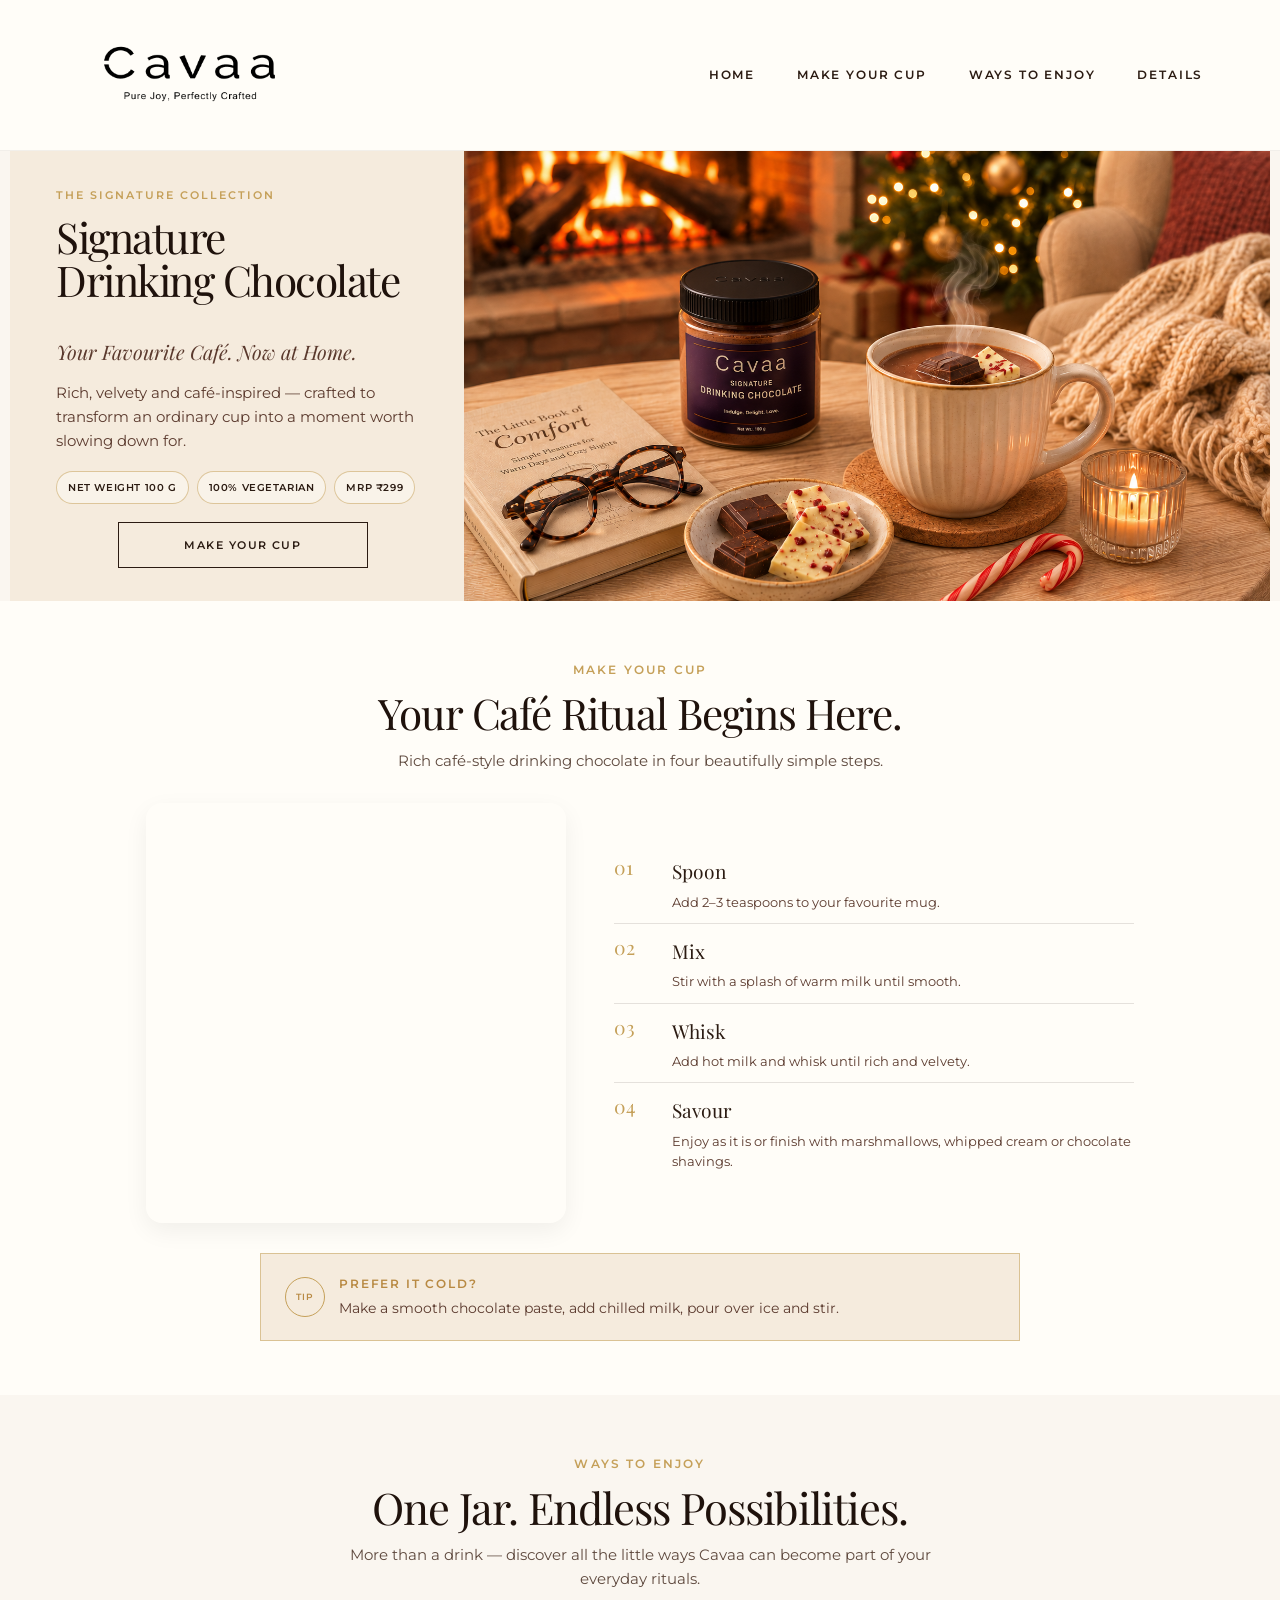
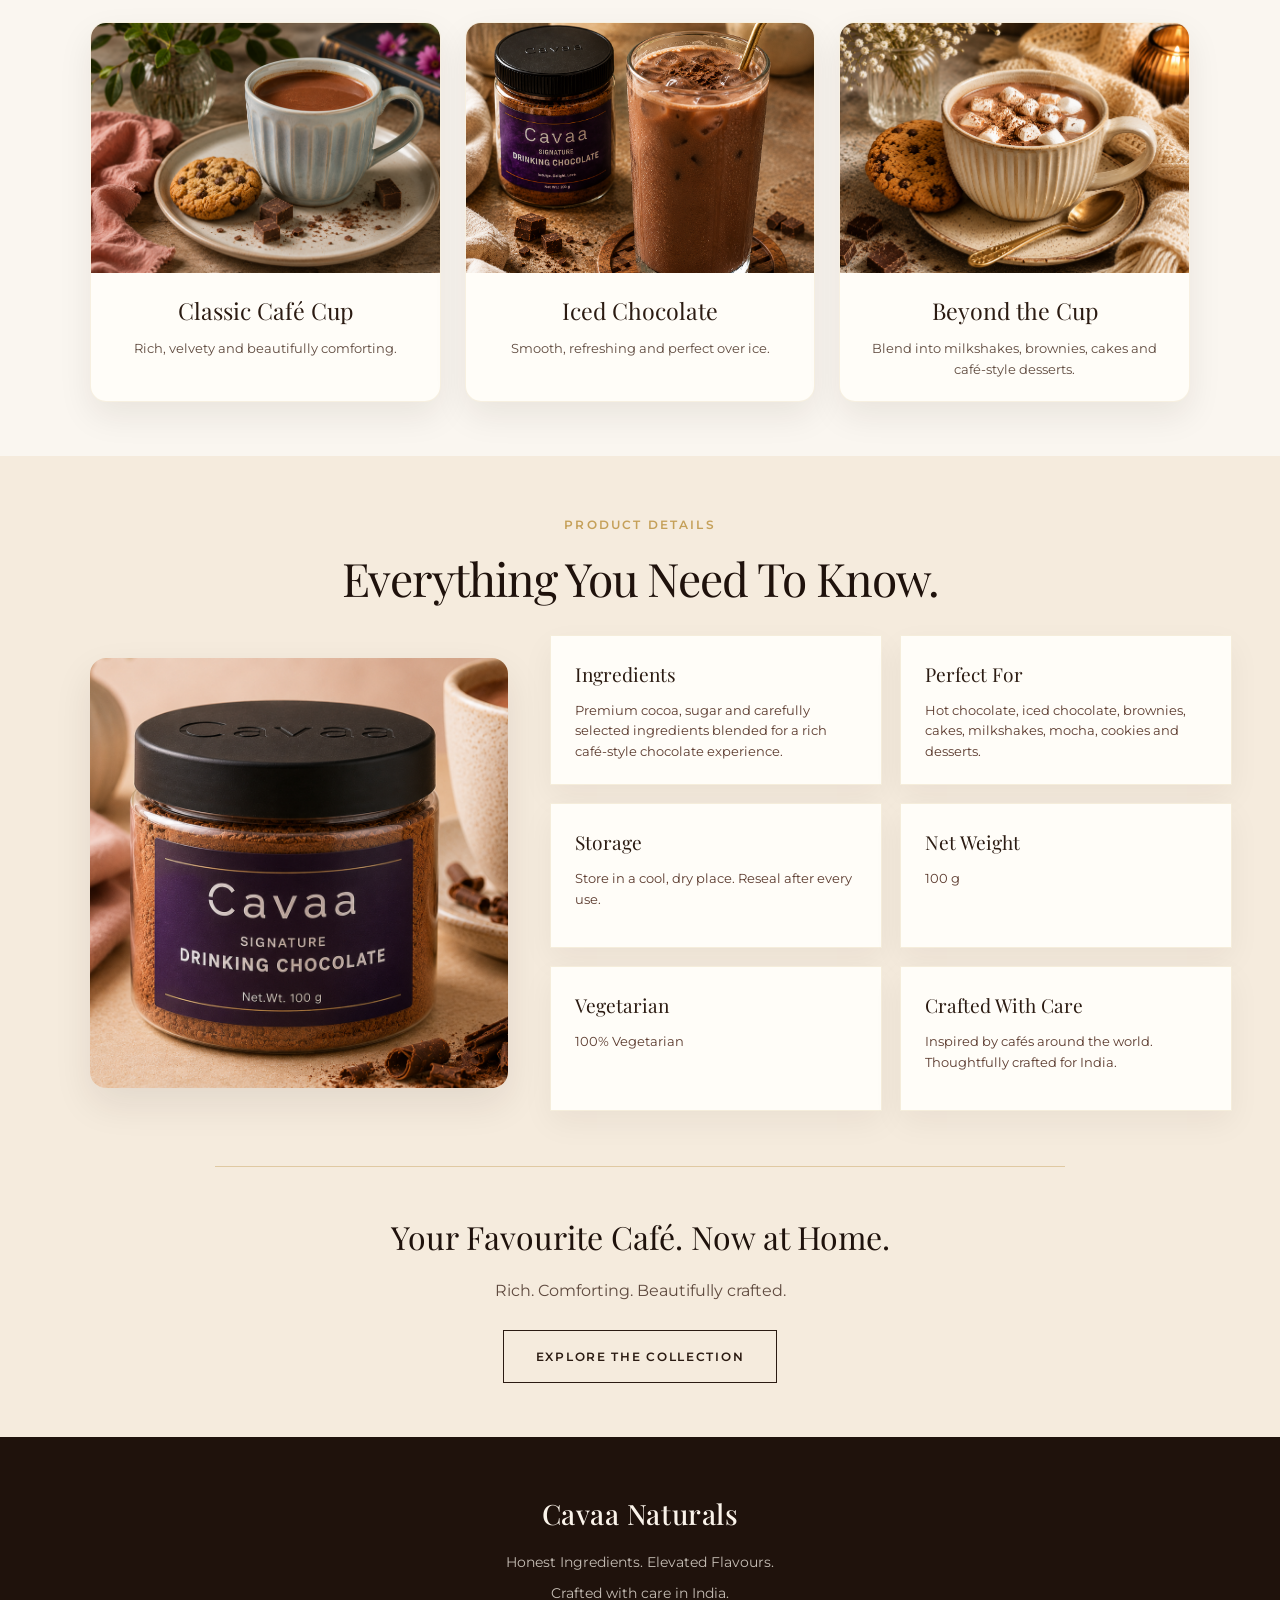
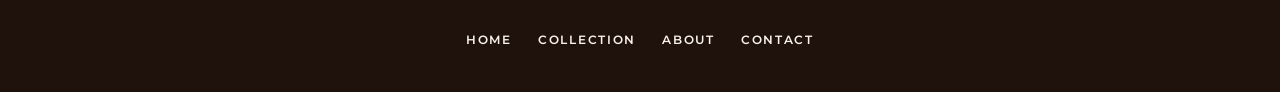
<file: drinking-chocolate.html>
<!DOCTYPE html>
<html lang="en">

<head>
    <meta charset="UTF-8">

    <meta
        name="viewport"
        content="width=device-width, initial-scale=1.0"
    >

    <meta
        name="description"
        content="Discover Cavaa Signature Drinking Chocolate — rich, velvety and café-inspired, crafted for hot chocolate, iced drinks and everyday indulgence."
    >

    <title>Signature Drinking Chocolate | Cavaa Naturals</title>

    <link rel="stylesheet" href="style.css">

    <link rel="preconnect" href="https://fonts.googleapis.com">

    <link
        rel="preconnect"
        href="https://fonts.gstatic.com"
        crossorigin
    >

    <link
        href="https://fonts.googleapis.com/css2?family=Montserrat:wght@300;400;500;600&family=Playfair+Display:ital,wght@0,400;0,500;1,400&display=swap"
        rel="stylesheet"
    >
</head>

<body class="product-page">

    <!-- HEADER -->

    <header class="main-header">

        <div class="logo-container">

            <a href="index.html">

                <img
                    src="images/CavaaLogoTagline.png"
                    alt="Cavaa Naturals"
                >

            </a>

        </div>

        <nav class="nav-links">

            <a href="index.html">Home</a>

            <a href="#preparation">Make Your Cup</a>

            <a href="#ways-to-enjoy">Ways to Enjoy</a>

            <a href="#product-details">Details</a>

        </nav>

    </header>


    <main>

        <!-- HERO SECTION -->

        <section class="drinking-hero">

            <img
                src="images/drinking-chocolate-hero.png"
                alt="Cavaa Signature Drinking Chocolate beside a warm fireplace"
                class="drinking-hero-image"
            >

            <div class="drinking-hero-shade"></div>

            <div class="drinking-hero-content">

                <span class="section-tag">
                    The Signature Collection
                </span>

                <h1>
                    Signature<br>
                    Drinking Chocolate
                </h1>

                <div class="decorative-line"></div>

                <h2>
                    Your Favourite Café. Now at Home.
                </h2>

                <p>
                    Rich, velvety and café-inspired — crafted to transform
                    an ordinary cup into a moment worth slowing down for.
                </p>

                <div class="product-hero-meta">

                    <span>Net Weight 100 g</span>

                    <span>100% Vegetarian</span>

                    <span>MRP ₹299</span>

                </div>

                <a
                    href="#preparation"
                    class="hero-cta product-primary-button"
                >
                    Make Your Cup
                </a>

            </div>

        </section>

        <!-- MAKE YOUR CUP (VIDEO + STEPS) -->

        <section
            id="preparation"
            class="preparation-section"
        >

            <div class="preparation-heading">

                <span class="section-tag">
                    Make Your Cup
                </span>

                <h2>
                    Your Café Ritual Begins Here.
                </h2>

                <p>
                    Rich café-style drinking chocolate in four beautifully
                    simple steps.
                </p>

            </div>


            <div class="preparation-layout" style="display: flex; flex-wrap: wrap; align-items: center; justify-content: center; gap: 48px; max-width: 1050px; margin: 0 auto;">

                <!-- Left Column: Autoplaying Square Video Loop -->
                <div class="preparation-media" style="flex: 0 0 420px; max-width: 420px; width: 100%;">

                    <video 
                        autoplay 
                        loop 
                        muted 
                        playsinline 
                        preload="metadata"
                        class="preparation-placeholder-image"
                        style="width: 100%; aspect-ratio: 1 / 1; object-fit: cover; border-radius: 16px; display: block; box-shadow: 0 8px 24px rgba(0,0,0,0.06);"
                    >
                        <source src="videos/drinking-chocolate.mp4" type="video/mp4">
                        Your browser does not support the video tag.
                    </video>

                </div>


                <!-- Right Column: Preparation Steps -->
                <div class="preparation-steps" style="flex: 1 1 360px; max-width: 520px;">

                    <div class="preparation-step">

                        <span class="step-number">
                            01
                        </span>

                        <div class="step-copy">

                            <h3>Spoon</h3>

                            <p>
                                Add 2–3 teaspoons to your favourite mug.
                            </p>

                        </div>

                    </div>


                    <div class="preparation-step">

                        <span class="step-number">
                            02
                        </span>

                        <div class="step-copy">

                            <h3>Mix</h3>

                            <p>
                                Stir with a splash of warm milk until smooth.
                            </p>

                        </div>

                    </div>


                    <div class="preparation-step">

                        <span class="step-number">
                            03
                        </span>

                        <div class="step-copy">

                            <h3>Whisk</h3>

                            <p>
                                Add hot milk and whisk until rich and velvety.
                            </p>

                        </div>

                    </div>


                    <div class="preparation-step">

                        <span class="step-number">
                            04
                        </span>

                        <div class="step-copy">

                            <h3>Savour</h3>

                            <p>
                                Enjoy as it is or finish with marshmallows,
                                whipped cream or chocolate shavings.
                            </p>

                        </div>

                    </div>

                </div>

            </div>


            <div class="preparation-tip">

                <span>
                    Prefer it cold?
                </span>

                <p>
                    Make a smooth chocolate paste, add chilled milk,
                    pour over ice and stir.
                </p>

            </div>

        </section>


        <!-- WAYS TO ENJOY -->

        <section
            id="ways-to-enjoy"
            class="ways-section"
        >

            <div class="ways-header">

                <span class="section-tag">
                    Ways To Enjoy
                </span>

                <h2>
                    One Jar. Endless Possibilities.
                </h2>

                <p>
                    More than a drink — discover all the little ways
                    Cavaa can become part of your everyday rituals.
                </p>

            </div>


            <div class="ways-grid">

                <article class="way-card">

                    <img
                        src="images/drinking-hot.png"
                        alt="Hot Drinking Chocolate"
                    >

                    <div class="way-card-copy">

                        <h3>
                            Classic Café Cup
                        </h3>

                        <p>
                            Rich, velvety and beautifully comforting.
                        </p>

                    </div>

                </article>


                <article class="way-card">

                    <img
                        src="images/drinking-iced.png"
                        alt="Iced Drinking Chocolate"
                    >

                    <div class="way-card-copy">

                        <h3>
                            Iced Chocolate
                        </h3>

                        <p>
                            Smooth, refreshing and perfect over ice.
                        </p>

                    </div>

                </article>


                <article class="way-card">

                    <img
                        src="images/drinking-cozy.png"
                        alt="Chocolate Moments"
                    >

                    <div class="way-card-copy">

                        <h3>
                            Beyond the Cup
                        </h3>

                        <p>
                            Blend into milkshakes, brownies, cakes and café-style desserts.
                        </p>

                    </div>

                </article>

            </div>

        </section>


        <!-- PRODUCT DETAILS -->

        <section
            id="product-details"
            class="product-details-section"
        >

            <div class="product-details-header">

                <span class="section-tag">
                    Product Details
                </span>

                <h2>
                    Everything You Need To Know.
                </h2>

            </div>


            <div class="product-details-layout">

                <div class="product-details-image">

                    <img
                        src="images/drinking-chocolate.png"
                        alt="Cavaa Signature Drinking Chocolate 100 gram jar"
                    >

                </div>


                <div class="details-grid">

                    <div class="detail-card">

                        <h3>Ingredients</h3>

                        <p>
                            Premium cocoa, sugar and carefully selected
                            ingredients blended for a rich café-style
                            chocolate experience.
                        </p>

                    </div>


                    <div class="detail-card">

                        <h3>Perfect For</h3>

                        <p>
                            Hot chocolate, iced chocolate, brownies,
                            cakes, milkshakes, mocha, cookies and desserts.
                        </p>

                    </div>


                    <div class="detail-card">

                        <h3>Storage</h3>

                        <p>
                            Store in a cool, dry place.
                            Reseal after every use.
                        </p>

                    </div>


                    <div class="detail-card">

                        <h3>Net Weight</h3>

                        <p>100 g</p>

                    </div>


                    <div class="detail-card">

                        <h3>Vegetarian</h3>

                        <p>100% Vegetarian</p>

                    </div>


                    <div class="detail-card">

                        <h3>Crafted With Care</h3>

                        <p>
                            Inspired by cafés around the world.
                            Thoughtfully crafted for India.
                        </p>

                    </div>

                </div>

            </div>


            <div class="product-closing-message">

                <h3>
                    Your Favourite Café. Now at Home.
                </h3>

                <p>
                    Rich. Comforting. Beautifully crafted.
                </p>

                <a
                    href="index.html#products"
                    class="product-primary-button"
                >
                    Explore The Collection
                </a>

            </div>

        </section>

    </main>


    <!-- FOOTER -->

    <footer class="site-footer">

        <h3 class="footer-brand-name">
            Cavaa Naturals
        </h3>

        <p>
            Honest Ingredients. Elevated Flavours.
        </p>

        <p>
            Crafted with care in India.
        </p>

        <div class="footer-links">

            <a href="index.html">Home</a>

            <a href="index.html#products">Collection</a>

            <a href="index.html#about-preview">About</a>

            <a href="index.html#community">Contact</a>

        </div>

    </footer>

</body>

</html>
</file>
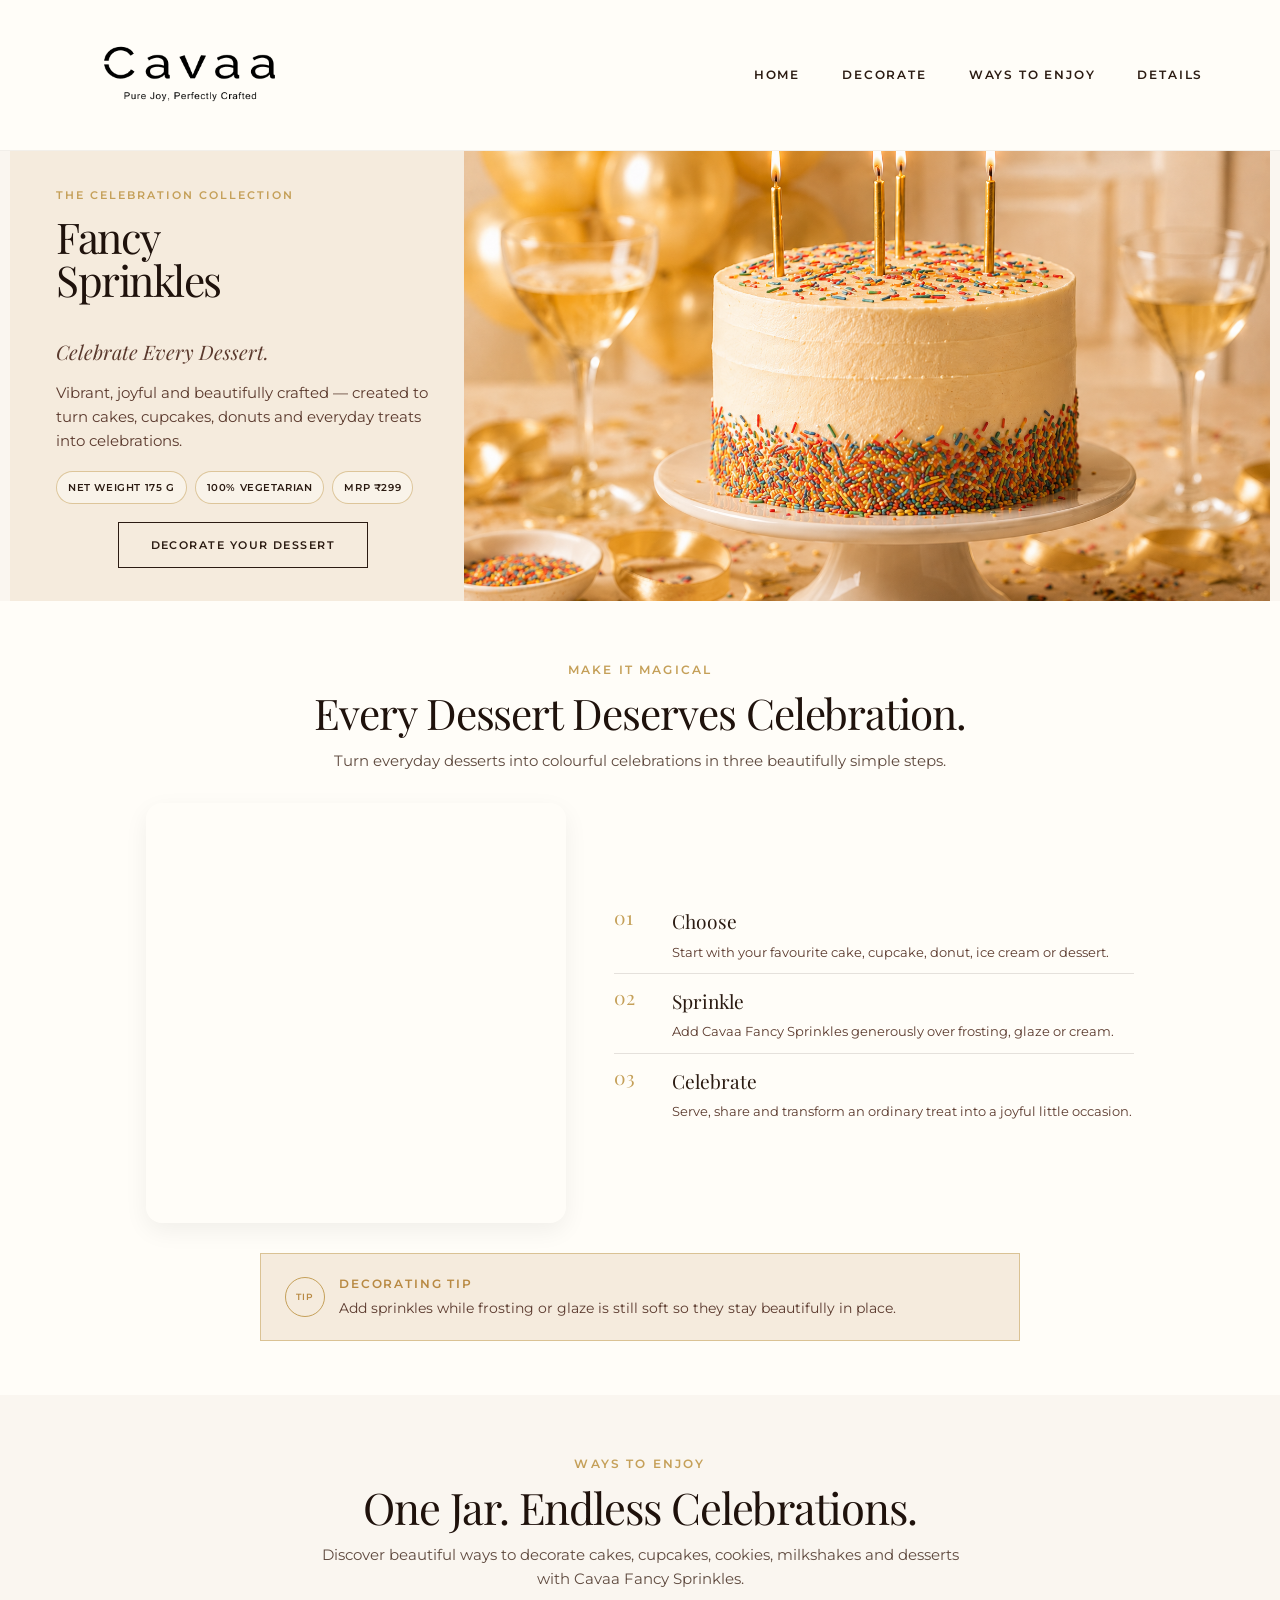
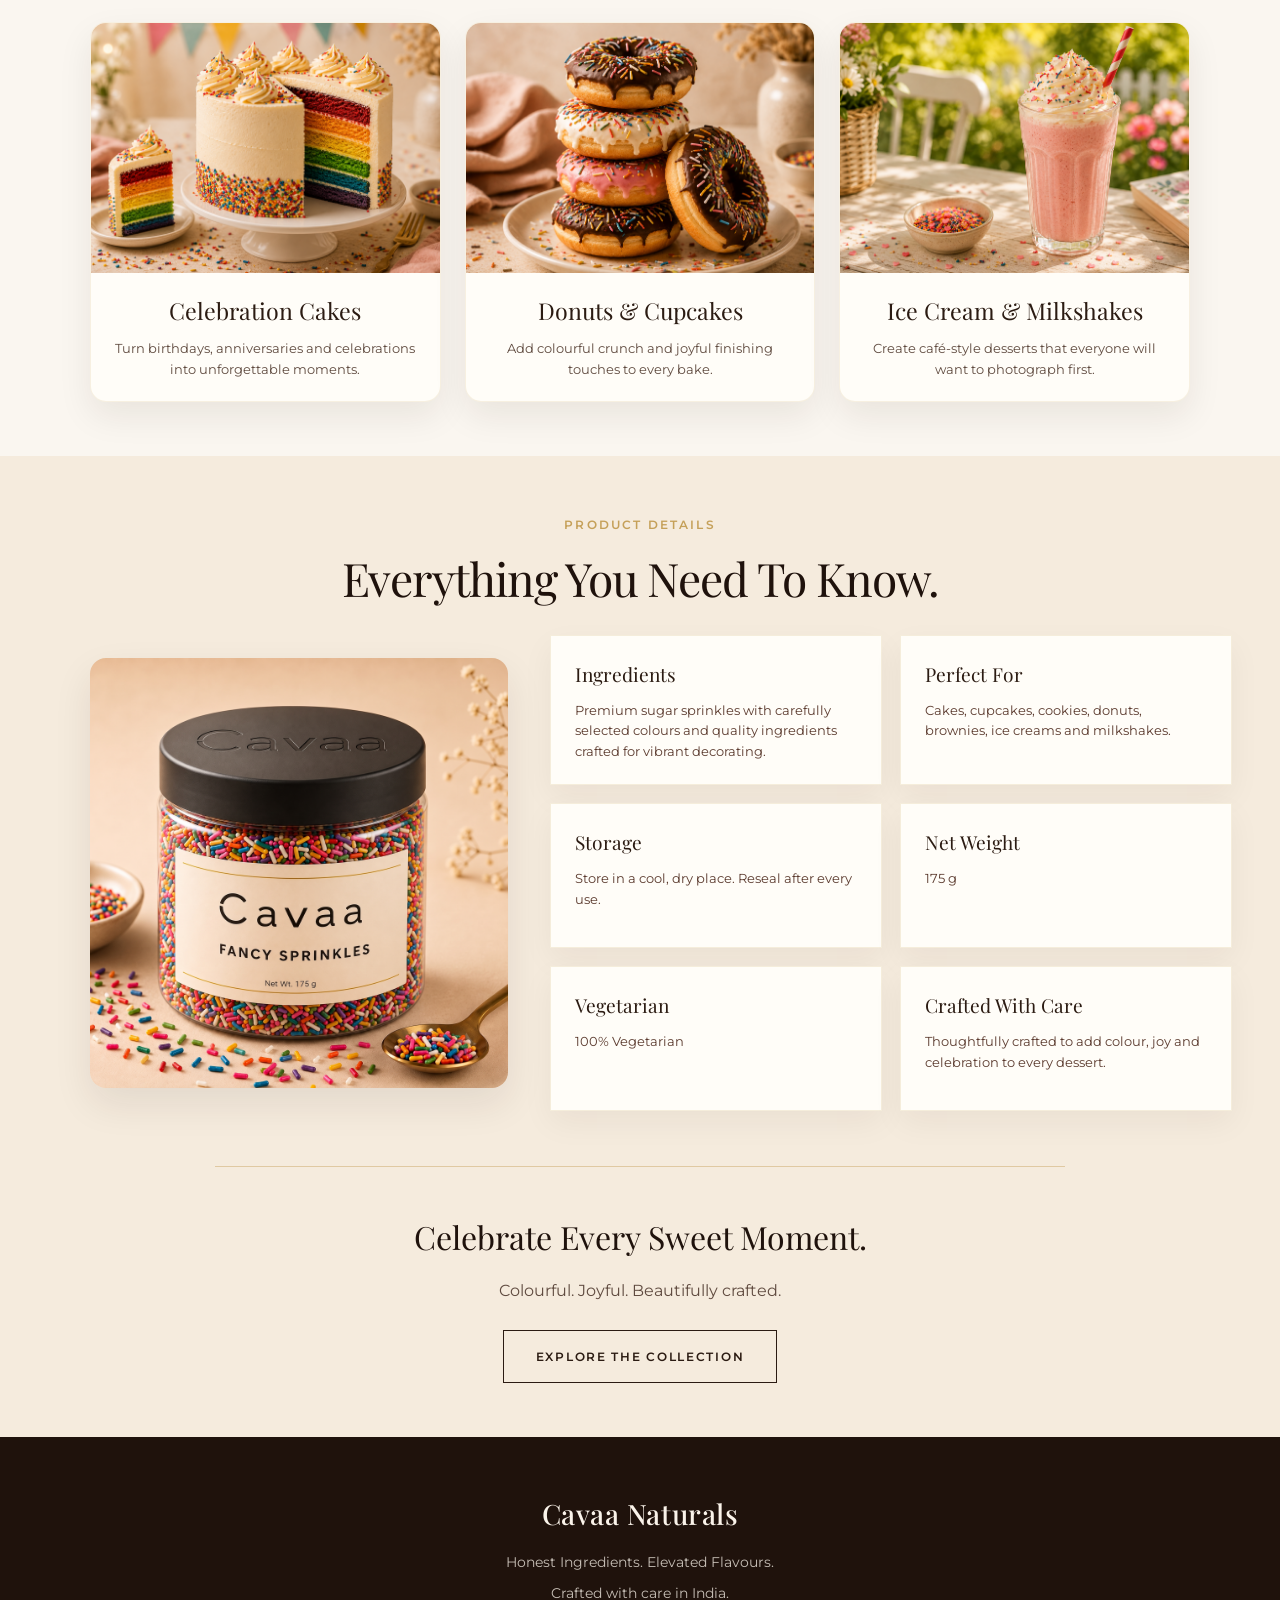
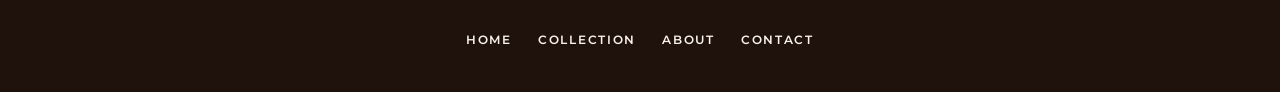
<file: fancy-sprinkles.html>
<!DOCTYPE html>
<html lang="en">

<head>
    <meta charset="UTF-8">

    <meta
        name="viewport"
        content="width=device-width, initial-scale=1.0"
    >

    <meta
        name="description"
        content="Discover Cavaa Fancy Sprinkles — vibrant, joyful dessert sprinkles created to transform cakes, cupcakes, donuts, ice creams and celebrations."
    >
    <title>Fancy Sprinkles | Cavaa Naturals</title>

    <link rel="stylesheet" href="style.css">

    <link rel="preconnect" href="https://fonts.googleapis.com">

    <link
        rel="preconnect"
        href="https://fonts.gstatic.com"
        crossorigin
    >

    <link
        href="https://fonts.googleapis.com/css2?family=Montserrat:wght@300;400;500;600&family=Playfair+Display:ital,wght@0,400;0,500;1,400&display=swap"
        rel="stylesheet"
    >
</head>

<body class="product-page">

    <!-- HEADER -->

    <header class="main-header">

        <div class="logo-container">

            <a href="index.html">

                <img
                    src="images/CavaaLogoTagline.png"
                    alt="Cavaa Naturals"
                >

            </a>

        </div>

        <nav class="nav-links">

            <a href="index.html">Home</a>

            <a href="#decorate">Decorate</a>

            <a href="#ways-to-enjoy">Ways to Enjoy</a>

            <a href="#product-details">Details</a>

        </nav>

    </header>


    <main>

        <!-- HERO SECTION -->

        <section class="drinking-hero fancy-sprinkles-hero">

            <img
                src="images/fancy-sprinkles-hero.png"
                alt="Cavaa Fancy Sprinkles decorating a celebration cake"
                class="drinking-hero-image"
            >

            <div class="drinking-hero-shade"></div>

            <div class="drinking-hero-content">

                <span class="section-tag">
                    The Celebration Collection
                </span>

                <h1>
                    Fancy<br>
                    Sprinkles
                </h1>

                <div class="decorative-line"></div>

                <h2>
                    Celebrate Every Dessert.
                </h2>

                <p>
                    Vibrant, joyful and beautifully crafted — created to turn
                    cakes, cupcakes, donuts and everyday treats into celebrations.
                </p>

                <div class="product-hero-meta">

                    <span>Net Weight 175 g</span>

                    <span>100% Vegetarian</span>

                    <span>MRP ₹299</span>

                </div>

                <a
                    href="#decorate"
                    class="hero-cta product-primary-button"
                >
                    Decorate Your Dessert
                </a>

            </div>

        </section>


        <!-- DECORATE YOUR DESSERT -->

        <section class="preparation-section" id="decorate">

            <div class="preparation-heading">

                <span class="section-tag">
                    Make It Magical
                </span>

                <h2>
                   Every Dessert Deserves Celebration.
                </h2>

                <p>
                    Turn everyday desserts into colourful celebrations
                    in three beautifully simple steps.
                </p>

            </div>


            <div class="preparation-layout" style="display: flex; flex-wrap: wrap; align-items: center; justify-content: center; gap: 48px; max-width: 1050px; margin: 0 auto;">

                <div class="preparation-media" style="flex: 0 0 420px; max-width: 420px; width: 100%;">

                    <video 
                        autoplay 
                        loop 
                        muted 
                        playsinline 
                        preload="metadata"
                        class="preparation-placeholder-image"
                        style="width: 100%; aspect-ratio: 1 / 1; object-fit: cover; border-radius: 16px; display: block; box-shadow: 0 8px 24px rgba(0,0,0,0.06);"
                    >
                        <source src="videos/fancy-sprinkles.mp4" type="video/mp4">
                        Your browser does not support the video tag.
                    </video>

                </div>


                <div class="preparation-steps" style="flex: 1 1 360px; max-width: 520px;">

                    <div class="preparation-step">

                        <span class="step-number">
                            01
                        </span>

                        <div class="step-copy">

                            <h3>Choose</h3>

                            <p>
                                Start with your favourite cake, cupcake,
                                donut, ice cream or dessert.
                            </p>

                        </div>

                    </div>


                    <div class="preparation-step">

                        <span class="step-number">
                            02
                        </span>

                        <div class="step-copy">

                            <h3>Sprinkle</h3>

                            <p>
                                Add Cavaa Fancy Sprinkles generously
                                over frosting, glaze or cream.
                            </p>

                        </div>

                    </div>


                    <div class="preparation-step">

                        <span class="step-number">
                            03
                        </span>

                        <div class="step-copy">

                            <h3>Celebrate</h3>

                            <p>
                                Serve, share and transform an ordinary
                                treat into a joyful little occasion.
                            </p>

                        </div>

                    </div>

                </div>

            </div>


            <div class="preparation-tip">

                <span>
                    Decorating tip
                </span>

                <p>
                    Add sprinkles while frosting or glaze is still soft
                    so they stay beautifully in place.
                </p>

            </div>

        </section>
        
        <!-- WAYS TO ENJOY -->

        <section
            id="ways-to-enjoy"
            class="ways-section"
        >

            <div class="ways-header">

                <span class="section-tag">
                    WAYS TO ENJOY
                </span>

                <h2>
                    One Jar. Endless Celebrations.
                </h2>

                <p>
                    Discover beautiful ways to decorate cakes, cupcakes, cookies, milkshakes and desserts with Cavaa Fancy Sprinkles.
                </p>

            </div>


            <div class="ways-grid">

                <article class="way-card">

                    <img
                        src="images/fancy-sprinkles-rainbow-cake.png"
                        alt="Rainbow celebration cake decorated with Cavaa Fancy Sprinkles"
                    >

                    <div class="way-card-copy">

                        <h3>Celebration Cakes</h3>

                        <p>
                            Turn birthdays, anniversaries and celebrations into unforgettable moments.
                        </p>

                    </div>

                </article>


                <article class="way-card">

                    <img
                        src="images/fancy-sprinkles-donuts.png"
                        alt="Donuts decorated with Cavaa Fancy Sprinkles"
                    >

                    <div class="way-card-copy">

                        <h3>Donuts & Cupcakes</h3>

                        <p>
                            Add colourful crunch and joyful finishing touches to every bake.
                        </p>

                    </div>

                </article>


                <article class="way-card">

                    <img
                        src="images/fancy-sprinkles-milkshake.png"
                        alt="Milkshake decorated with Cavaa Fancy Sprinkles"
                    >

                    <div class="way-card-copy">

                        <h3>Ice Cream & Milkshakes</h3>

                        <p>
                            Create café-style desserts that everyone will want to photograph first.
                        </p>

                    </div>

                </article>

            </div>

        </section>


        <!-- PRODUCT DETAILS -->

        <section
            id="product-details"
            class="product-details-section"
        >

            <div class="product-details-header">

                <span class="section-tag">
                    Product Details
                </span>

                <h2>
                    Everything You Need To Know.
                </h2>

            </div>


            <div class="product-details-layout">

                <div class="product-details-image">

                    <img
                        src="images/fancy-sprinkles.png"
                        alt="Cavaa Fancy Sprinkles 175 gram jar"
                    >

                </div>


                <div class="details-grid">

                    <div class="detail-card">

                        <h3>Ingredients</h3>

                        <p>
                            Premium sugar sprinkles with carefully selected
                            colours and quality ingredients crafted for
                            vibrant decorating.
                        </p>

                    </div>


                    <div class="detail-card">

                        <h3>Perfect For</h3>

                        <p>
                            Cakes, cupcakes, cookies, donuts,
                            brownies, ice creams and milkshakes.
                        </p>

                    </div>


                    <div class="detail-card">

                        <h3>Storage</h3>

                        <p>
                            Store in a cool, dry place.
                            Reseal after every use.
                        </p>

                    </div>


                    <div class="detail-card">

                        <h3>Net Weight</h3>

                        <p>175 g</p>

                    </div>


                    <div class="detail-card">

                        <h3>Vegetarian</h3>

                        <p>100% Vegetarian</p>

                    </div>


                    <div class="detail-card">

                        <h3>Crafted With Care</h3>

                        <p>
                            Thoughtfully crafted to add colour,
                            joy and celebration to every dessert.
                        </p>

                    </div>

                </div>

            </div>


            <div class="product-closing-message">

                <h3>
                    Celebrate Every Sweet Moment.
                </h3>

                <p>
                    Colourful. Joyful. Beautifully crafted.
                </p>

                <a
                    href="index.html#products"
                    class="product-primary-button"
                >
                    Explore The Collection
                </a>

            </div>

        </section>

    </main>


    <!-- FOOTER -->

    <footer class="site-footer">

        <h3 class="footer-brand-name">
            Cavaa Naturals
        </h3>

        <p>
            Honest Ingredients. Elevated Flavours.
        </p>

        <p>
            Crafted with care in India.
        </p>

        <div class="footer-links">

            <a href="index.html">Home</a>

            <a href="index.html#products">Collection</a>

            <a href="index.html#about-preview">About</a>

            <a href="index.html#community">Contact</a>

        </div>

    </footer>

</body>

</html>
</file>
<file: style.css>
/* --- CAVAA NATURALS LUXE BRAND PALETTE --- */
:root {
    --cream-bg: #FAF3EA;
    --warm-cream: #F5EBDD;
    --soft-ivory: #FFFDF8; scroll-margin-top: 110px;
    --chocolate-text: #2B1B12;
    --deep-cocoa: #1F120C;
    --mocha: #5B3A2E;
    --accent-gold: #C5A059;
    --soft-gold: #E2C98F;
    --blush-cream: #F7EDE8;
    --card-shadow: 0 18px 45px rgba(43, 27, 18, 0.08);
}

* {
    margin: 0;
    padding: 0;
    box-sizing: border-box;
}

html {
    scroll-behavior: smooth;
}

body {
    font-family: 'Montserrat', sans-serif;
    background-color: var(--cream-bg);
    color: var(--chocolate-text);
    line-height: 1.75;
}
/* =========================================
   HOMEPAGE — FINAL HEADER
========================================= */

.main-header {
    position: sticky;
    top: 0;
    z-index: 20;

    display: flex;
    align-items: center;

    min-height: 122px;
    padding: 8px 6%;

    background: var(--soft-ivory);
    border-bottom: 1px solid rgba(43, 27, 18, 0.06);
}

.logo-container {
    flex: 0 0 255px;
    overflow: visible;
}

.logo-container img {
    display: block;
    width: 245px;
    height: auto;
    max-width: none;

    object-fit: contain;
    mix-blend-mode: multiply;
}

.nav-links {
    display: flex;
    align-items: center;
    justify-content: flex-end;

    margin-left: auto;
    padding: 0;
    gap: 44px;
}

.nav-links a {
    margin: 0;
    white-space: nowrap;

    color: var(--chocolate-text);
    font-size: 0.82rem;
    font-weight: 600;
    letter-spacing: 0.16em;
    text-decoration: none;
    text-transform: uppercase;
}

.nav-links a:hover {
    color: var(--accent-gold);
}

@media (max-width: 900px) {
    .main-header {
        position: relative;
        flex-direction: column;
        gap: 4px;
        min-height: auto;
        padding: 8px 5% 14px;
    }

    .logo-container img {
        height: 82px;
    }

    .nav-links {
        justify-content: center;
        gap: 8px 18px;
        padding-top: 0;
    }

    .nav-links a {
        font-size: 0.66rem;
    }
}
/* ---------- HOMEPAGE HERO ---------- */

.hero-box {
    position: relative;

    display: grid;
    grid-template-columns: 40% 60%;
    align-items: center;

    width: 100%;
    max-width: 1260px;
    min-height: 470px;
    margin: 0 auto;

    overflow: hidden;
    background: #f3eadf;
}

.hero-background-image {
    position: relative;
    z-index: 1;

    grid-column: 2;
    grid-row: 1;
    justify-self: end;

    width: 100%;
    height: 470px;
    margin: 0;

    object-fit: cover;
    object-position: center 38%;
    border-radius: 0;
}

.hero-box::before {
    content: "";
    position: absolute;
    inset: 0;
    z-index: 2;

    background: linear-gradient(
        90deg,
        rgba(250, 246, 240, 0.98) 0%,
        rgba(250, 246, 240, 0.94) 36%,
        rgba(250, 246, 240, 0.62) 50%,
        rgba(250, 246, 240, 0.08) 72%,
        rgba(250, 246, 240, 0) 100%
    );

    pointer-events: none;
}

.hero-overlay-card {
    position: relative;
    z-index: 3;

    grid-column: 1;
    grid-row: 1;

    width: 100%;
    max-width: 500px;
    margin-left: 8%;
    padding: 28px 20px 28px 0;

    text-align: left;
}

.hero-overlay-card h1 {
    margin: 14px 0 16px;

    color: #2b1b12;
    font-family: "Playfair Display", serif;
    font-size: clamp(2.65rem, 3.6vw, 3.75rem);
    font-weight: 400;
    line-height: 1.02;
    letter-spacing: -0.035em;
}

.hero-overlay-card p {
    max-width: 500px;
    margin-bottom: 25px;

    color: #6a4b3b;
    font-size: 0.94rem;
    line-height: 1.7;
}
.hero-subtext {
    max-width: 470px;
    margin-top: -10px;
    margin-bottom: 24px;

    color: #8a6a58;
    font-size: 0.82rem;
    font-weight: 500;
    line-height: 1.55;
    letter-spacing: 0.02em;
}
.hero-box .decorative-line {
    width: 76px;
    height: 1px;
    margin: 22px 0;
    background: #c5a059;
}

.hero-cta {
    display: inline-block;

    padding: 16px 38px;
    border: 1px solid #2b1b12;

    color: #2b1b12;
    font-size: 0.76rem;
    font-weight: 600;
    letter-spacing: 0.22em;
    text-decoration: none;
    text-transform: uppercase;

    transition: 0.25s;
}

.hero-cta:hover {
    background: #2b1b12;
    color: #ffffff;
}

@media (max-width: 900px) {
    .hero-box {
        display: flex;
        flex-direction: column-reverse;
        min-height: 0;
    }

    .hero-background-image {
        width: 100%;
        height: 340px;
    }

    .hero-box::before {
        display: none;
    }

    .hero-overlay-card {
        max-width: none;
        margin: 0;
        padding: 44px 7%;
        background: #f3eadf;
    }

    .hero-overlay-card h1 {
        font-size: clamp(2.6rem, 10vw, 3.5rem);
    }
}
/* --- STORY SECTIONS --- */
.story-box-section {
    padding: 95px 5%;
    background-color: var(--cream-bg);
}

.story-box-section:nth-of-type(even) {
    background-color: var(--warm-cream);
}

.story-container {
    display: grid;
    grid-template-columns: 58% 42%;
    align-items: center;
    gap: 40px;
    max-width: 1320px;
    margin: 0 auto;
    padding: 0 40px;
}
.story-image-placeholder {

    background: transparent;
    min-height: auto;

    display:flex;
    align-items:center;
    justify-content:center;

    border:none;
    box-shadow:none;

    overflow:hidden;
    border-radius:8px;
}
.section-image{
    width:100%;
    height:100%;
    display:block;
    object-fit:cover;
}
.welcome-card-box {
    width: 100%;
    max-width: 760px;
    padding: 0;
    background: transparent;
    border: none;
    box-shadow: none;
    border-radius: 0;
    overflow: visible;
}

.section-image {
    width: 100%;
    height: auto;
    display: block;
    object-fit: contain;
}

.welcome-card-image {
    width: 100%;
    height: auto;
    max-height: none;
    object-fit: contain;
    border-radius: 0;
    display: block;
}

.story-text-card {
    background-color: var(--soft-ivory);
    padding: 40px;
    max-width: 620px;
    width: 100%;
    display: flex;
    flex-direction: column;
    justify-content: center;
    box-shadow: var(--card-shadow);
    border: 1px solid rgba(197, 160, 89, 0.12);
}

.story-text-card h2 {
    font-family: 'Playfair Display', serif;
    font-size: 3rem;
    line-height: 1.12;
    letter-spacing: -0.04em;
    font-weight: 400;
    margin-bottom: 26px;
    color: var(--deep-cocoa);
}

.headline-line {
    display: block;
    white-space: nowrap;
}

.story-text-card p {
    font-size: 1rem;
    font-weight: 300;
    margin-bottom: 20px;
    color: var(--mocha);
}

.text-link {
    margin-top: 10px;
    color: var(--chocolate-text);
    text-decoration: none;
    text-transform: uppercase;
    letter-spacing: 2px;
    font-size: 0.78rem;
    font-weight: 600;
    border-bottom: 1px solid var(--accent-gold);
    width: fit-content;
    padding-bottom: 4px;
}

.section-image {
    width: 100%;
    height: 100%;
    display: block;
    object-fit: cover;
}
/* =========================================
   HOMEPAGE — CAVAA PHILOSOPHY
========================================= */

#story.story-box-section {
    padding: 62px 6%;
    background: var(--cream-bg);
}

#story .story-container {
    display: grid;
    grid-template-columns: 52% 48%;
    align-items: center;
    gap: 46px;

    max-width: 1180px;
    margin: 0 auto;
    padding: 0;
}

#story .welcome-card-box {
    width: 100%;
    max-width: 610px;
    margin: 0 auto;
}

#story .welcome-card-image {
    width: 100%;
    height: 390px;
    object-fit: contain;
}

#story .story-text-card {
    width: 100%;
    max-width: 520px;
    padding: 34px 36px;

    background: var(--soft-ivory);
    border: 1px solid rgba(197, 160, 89, 0.12);
    box-shadow: 0 14px 34px rgba(43, 27, 18, 0.07);
}

#story .story-text-card .section-tag {
    margin-bottom: 12px;
}

#story .story-text-card h2 {
    margin-bottom: 18px;

    font-size: clamp(2.5rem, 3.4vw, 3.25rem);
    line-height: 1.05;
    letter-spacing: -0.035em;
}

#story .story-text-card p {
    margin-bottom: 13px;

    font-size: 0.91rem;
    line-height: 1.65;
}

#story .text-link {
    margin-top: 7px;
}

@media (max-width: 900px) {
    #story.story-box-section {
        padding: 52px 6%;
    }

    #story .story-container {
        grid-template-columns: 1fr;
        gap: 30px;
    }

    #story .welcome-card-image {
        height: auto;
    }

    #story .story-text-card {
        max-width: 620px;
        margin: 0 auto;
    }
}

/* --- PRODUCT COLLECTION --- */

.products-section {
    padding: 60px 6%;
    background-color: var(--soft-ivory);
}

.section-header {
    max-width: 760px;
    margin: 0 auto 16px;
    text-align: center;
}

.section-header h2 {
    margin-bottom: 14px;

    color: var(--deep-cocoa);
    font-family: "Playfair Display", serif;
    font-size: clamp(2.4rem, 3.8vw, 3.4rem);
    font-weight: 400;
    line-height: 1.08;
}

.section-header p {
    max-width: 680px;
    margin: 0 auto;

    color: var(--mocha);
    font-size: 0.94rem;
    font-style: italic;
    line-height: 1.65;
}

.products-grid-container {
    display: grid;
    grid-template-columns: repeat(auto-fit, minmax(230px, 1fr));
    gap: 28px;

    max-width: 1260px;
    margin: 0 auto;
}
.jar-visual-box {
    display: flex;
    align-items: center;
    justify-content: center;

    width: 100%;
    height: 230px;
    margin-bottom: 22px;

    overflow: hidden;

    background-position: center;
    background-repeat: no-repeat;
    background-size: cover;

    color: transparent;
    font-size: 0;
    line-height: 0;
    text-indent: -9999px;
}
.sprinkles-bg {
    background-image: url("images/fancy-sprinkles.png");
}

.chocolate-bg {
    background-image: url("images/chocolate-sprinkles.png");
}

.butterscotch-bg {
    background-image: url("images/butterscotch-nuts.png");
}

.cocoa-bg {
    background-image: url("images/cocoa-powder.png");
}

.drinking-bg {
    background-image: url("images/drinking-chocolate.png");
}
.gourmet-product-card {
    padding: 28px 22px 30px;

    background-color: var(--cream-bg);
    border: 1px solid rgba(197, 160, 89, 0.1);
    box-shadow: 0 8px 22px rgba(43, 27, 18, 0.04);

    text-align: center;
}

.sprinkles-bg {
    display: flex;
    align-items: center;
    justify-content: center;

    height: 230px;
    margin-bottom: 22px;

    overflow: hidden;
    background-color: transparent;
    background-position: center;
    background-repeat: no-repeat;
    background-size: cover;

    color: transparent;
    font-size: 0;
    text-indent: -9999px;
}

.gourmet-product-card h3 {
    margin-bottom: 8px;
    color: #2b1b12;
    font-family: "Playfair Display", serif;
    font-size: 1.48rem;
    font-weight: 500;
    line-height: 1.22;
    min-height: 76px;
    margin-top: 24px;
margin-bottom: 12px;
display: flex;
align-items: center;
justify-content: center;
}
.product-tagline {
    min-height: 10px;
    margin: 8px 0 5px;
    color: #8A623F;
    font-family: "Montserrat", sans-serif;
    font-size: 0.68rem;      /* smaller */
    font-weight: 700;        /* bold */
    letter-spacing: 0.05em;
    line-height: 1;
    text-transform: uppercase;
    
}
.product-weight {
    display: block;
    margin-bottom: 16px;
    min-height: 24px;
    margin: 0 0 20px;
    color: #b88942;
    font-size: 0.7rem;
    font-weight: 600;
    letter-spacing: 0.18em;
    text-transform: uppercase;
}

.gourmet-product-card p {
    margin: 0;

    color: #4a3026;
    font-size: 0.88rem;
    font-weight: 400;
    line-height: 1.65;
}

.gourmet-product-card > p:not(.product-tagline) {
    margin-top: 0;
}

/* --- BRAND VALUES --- */
.video-section-box {
    padding: 70px 7%;
    background:
        linear-gradient(180deg, var(--cream-bg) 0%, var(--warm-cream) 100%);
}

.video-section-box .gourmet-product-card {
    background-color: var(--soft-ivory);
    min-height: 220px;
    display: flex;
    flex-direction: column;
    justify-content: center;
}
.discover-product-link {
    display: inline-block;
    margin-top: 22px;
    padding-bottom: 3px;

    color: #2b1b12;
    border-bottom: 1px solid #c5a059;

    font-size: 0.74rem;
    font-weight: 600;
    letter-spacing: 0.12em;
    text-decoration: none;
    text-transform: uppercase;
    white-space: nowrap;
}

.discover-product-link:hover {
    color: #b88942;
}


/* --- FOOTER --- */
.premium-footer-box {
    background-color: var(--deep-cocoa);
    color: var(--cream-bg);
    padding: 86px 7% 42px 7%;
}

.footer-content-layout {
    display: flex;
    justify-content: space-between;
    max-width: 1220px;
    margin: 0 auto;
    gap: 50px;
}

.footer-brand-column h3 {
    font-family: 'Playfair Display', serif;
    font-size: 2rem;
    margin-bottom: 10px;
    letter-spacing: 1px;
}

.footer-brand-column p,
.footer-community-column p {
    font-weight: 300;
    opacity: 0.75;
}

.email-contact {
    margin-top: 20px;
    font-size: 0.95rem;
}

.email-contact a {
    color: var(--cream-bg);
    text-decoration: underline;
}

.footer-community-column h4 {
    font-size: 0.9rem;
    text-transform: uppercase;
    letter-spacing: 2.6px;
    margin-bottom: 15px;
    color: var(--accent-gold);
}

.social-links-box a {
    display: inline-block;
    margin-right: 25px;
    margin-top: 15px;
    color: var(--cream-bg);
    text-decoration: none;
    font-size: 0.85rem;
    letter-spacing: 1.5px;
    border-bottom: 1px solid rgba(250, 243, 234, 0.3);
    padding-bottom: 2px;
}

.footer-bottom-bar {
    display: flex;
    justify-content: space-between;
    align-items: center;
    max-width: 1220px;
    margin: 46px auto 0 auto;
    padding-top: 26px;
    border-top: 1px solid rgba(250, 243, 234, 0.1);
    font-size: 0.78rem;
    opacity: 0.55;
    letter-spacing: 0.5px;
}

.fssai-badge {
    letter-spacing: 1px;
}

/* --- MOBILE RESPONSIVE --- */
@media (max-width: 900px) {
    .main-header {
        flex-direction: column;
        gap: 0;
        padding: 16px 5%;
    }

    .logo-container img {
        height: 135px;
    }

    .nav-links {
        margin-top: 8px;
        text-align: center;    
    }

    .nav-links a {
        display: inline-block;
        margin: 8px 10px;
        font-size: 0.7rem;
    }

    .hero-box {
        min-height: auto;
        padding: 75px 20px;
    }

    .hero-section-tag {
        font-size: 0.78rem;
        letter-spacing: 3px;
    }

    .philosophy-section-tag {
        font-size: 0.78rem;
        letter-spacing: 3px;
    }

    .story-box-section {
        padding: 70px 6%;
    }

    .story-container {
        grid-template-columns: 1fr;
        gap: 34px;
    }

    .welcome-card-box {
        max-width: 560px;
        width: 100%;
    }

    .story-text-card {
        padding: 42px 28px;
    }

    .story-text-card h2 {
        font-size: 2.55rem;
    }

    .headline-line {
        white-space: normal;
    }

    .jar-visual-box {
        height: 240px;
    }

    .footer-content-layout,
    .footer-bottom-bar {
        flex-direction: column;
        align-items: flex-start;
    }
}
/* =========================================
   DRINKING CHOCOLATE PAGE — BASE STYLES
========================================= */

.product-page {
    margin: 0;
    background: #faf6f0;
    color: #2b1b12;
    font-family: "Montserrat", sans-serif;
}

.product-page * {
    box-sizing: border-box;
}

.product-page img {
    display: block;
    max-width: 100%;
}

.product-page h1,
.product-page h2,
.product-page h3,
.product-page p {
    margin-top: 0;
}

.product-page h1,
.product-page h2,
.product-page h3 {
    font-family: "Playfair Display", serif;
    font-weight: 500;
}

.product-page p {
    font-size: 1rem;
    line-height: 1.8;
    color: #5f4a3f;
}

.product-page a {
    color: inherit;
    text-decoration: none;
}

.section-tag {
    display: inline-block;
    margin-bottom: 18px;
    color: #c5a059;
    font-size: 0.75rem;
    font-weight: 600;
    letter-spacing: 0.18em;
    text-transform: uppercase;
}

.product-primary-button {
    display: inline-flex;
    align-items: center;
    justify-content: center;
    min-height: 52px;
    padding: 14px 30px;
    border: 1px solid #c5a059;
    background: #c5a059;
    color: #ffffff;
    font-size: 0.82rem;
    font-weight: 600;
    letter-spacing: 0.08em;
    text-transform: uppercase;
    transition: background 0.3s ease, color 0.3s ease, transform 0.3s ease;
}

.product-primary-button:hover {
    background: transparent;
    color: #2b1b12;
    transform: translateY(-2px);
}
/* =========================================
   DRINKING CHOCOLATE — COMPACT HEADER
========================================= */

.product-page .main-header {
    position: sticky;
    top: 0;
    z-index: 50;

    display: flex;
    align-items: center;
    justify-content: flex-start;
    gap: 72px;

    min-height: 84px;
    padding: 0px max(6%, calc((100% - 1260px) / 2));

    background: #fffdf8;
    border-bottom: 1px solid rgba(43, 27, 18, 0.06);
}

.product-page .logo-container img {
    display: block;
    width: 225px;
    height: auto;
    max-width: none;
    object-fit: contain;
    mix-blend-mode: multiply;
}

.product-page .nav-links {
    display: flex;
    align-items: center;
    gap: 42px;
    padding: 0;
}

.product-page .nav-links a {
    margin: 0;
    white-space: nowrap;
    color: #2b1b12;
    font-size: 0.76rem;
    font-weight: 600;
    letter-spacing: 0.15em;
    text-transform: uppercase;
}
/* =========================================
   DRINKING CHOCOLATE — COMPACT LUXE HERO
========================================= */

.drinking-hero {
    display: grid;
    grid-template-columns: 36% 64%;
    align-items: stretch;

    width: 100%;
    max-width: 1260px;
    height: 450px;
    min-height: 450px;
    margin: 0 auto;

    overflow: hidden;
    background: #f5ebdd;
}

.drinking-hero-image {
    position: relative;
    inset: auto;

    grid-column: 2;
    grid-row: 1;

    width: 100%;
    height: 450px;
    max-width: none;

    object-fit: cover;
    object-position: center 75%;
}

.drinking-hero-shade {
    display: none;
}

.drinking-hero-content {
    grid-column: 1;
    grid-row: 1;

    display: flex;
    flex-direction: column;
    justify-content: center;

    width: 100%;
    margin: 0;
    padding: 32px 34px 30px 46px;

    background: #f5ebdd;
    color: #2b1b12;
}

.drinking-hero-content .section-tag {
    margin-bottom: 11px;
    font-size: 0.69rem;
}

.drinking-hero-content h1 {
    margin-bottom: 14px;
    color: #1f120c;
    font-size: clamp(2.65rem, 3.25vw, 3.45rem);
    font-weight: 400;
    line-height: 1;
    letter-spacing: -0.035em;
}

.drinking-hero-content .decorative-line {
    width: 70px;
    margin: 2px 0 17px;
}

.drinking-hero-content h2 {
    margin-bottom: 12px;
    color: #5b3a2e;
    font-size: 1.25rem;
    font-weight: 400;
    font-style: italic;
}

.drinking-hero-content p {
    max-width: 430px;
    margin-bottom: 18px;
    color: #5b3a2e;
    font-size: 0.91rem;
    line-height: 1.65;
}

.product-hero-meta {
    display: flex;
    flex-wrap: nowrap;
    gap: 8px;
    margin: 0 0 18px;
}

.product-hero-meta span {
    min-height: auto;
    padding: 7px 11px;

    border: 1px solid rgba(197, 160, 89, 0.55);
    border-radius: 999px;
    background: rgba(255, 253, 248, 0.45);

    color: #2b1b12;
    font-size: 0.62rem;
    font-weight: 600;
    letter-spacing: 0.06em;
    text-transform: uppercase;
}

.drinking-hero-content .product-primary-button {
    align-self: center;

    width: auto;
    min-width: 250px;
    min-height: 46px;
    padding: 12px 24px;

    border: 1px solid #2b1b12;
    background: transparent;
    color: #2b1b12;

    font-size: 0.7rem;
    font-weight: 600;
    letter-spacing: 0.13em;
}

.drinking-hero-content .product-primary-button:hover {
    background: #2b1b12;
    color: #fffdf8;
}
/* =========================================
   PRODUCT STORY
========================================= */

.product-story-section {
    padding: 72px 7%;
    background: #faf6f0;
}

.product-story-layout {
    display: grid;
    grid-template-columns: 46% 54%;
    align-items: center;
    gap: 64px;

    max-width: 1180px;
    margin: 0 auto;
}

.product-jar-showcase {
    width: 100%;
    max-width: 440px;
    justify-self: center;
}

.product-image-frame {
    overflow: hidden;
    border-radius: 18px;
    box-shadow: 0 20px 48px rgba(43, 27, 18, 0.1);
}

.product-image-frame img {
    width: 100%;
    height: 390px;
    object-fit: cover;
    object-position: center;
}

.image-caption {
    margin-top: 14px;
    text-align: center;
    color: #7d6254;
    font-size: 0.92rem;
    font-style: italic;
}

.product-story-copy {
    max-width: 570px;
}

.product-story-copy .section-tag {
    margin-bottom: 14px;
}

.product-story-copy h2 {
    margin-bottom: 18px;
    color: #1f120c;
    font-size: clamp(2.6rem, 3.5vw, 3.5rem);
    font-weight: 400;
    line-height: 1.08;
    letter-spacing: -0.025em;
}

.product-story-lead {
    margin-bottom: 20px;
    color: #5b3a2e;
    font-family: "Playfair Display", serif;
    font-size: 1.25rem;
    font-weight: 400;
}

.product-story-copy p {
    margin-bottom: 16px;
    color: #5b3a2e;
    font-size: 0.98rem;
    line-height: 1.75;
}

.product-story-copy blockquote {
    margin-top: 26px;
    padding: 12px 0 12px 22px;

    border-left: 2px solid #c5a059;

    color: #2b1b12;
    font-family: "Playfair Display", serif;
    font-size: 1.25rem;
    font-style: italic;
    line-height: 1.45;
}

@media (max-width: 900px) {
    .product-story-section {
        padding: 60px 6%;
    }

    .product-story-layout {
        grid-template-columns: 1fr;
        gap: 40px;
    }

    .product-story-copy {
        max-width: 650px;
        margin: 0 auto;
    }

    .product-image-frame img {
        height: auto;
    }
}
/* =========================================
   PREPARATION SECTION
========================================= */

.preparation-section {
    scroll-margin-top: 140px;
    padding: 58px 7%;
    background: #fffdf8;
}

.preparation-heading {
    max-width: 760px;
    margin: 0 auto 34px;
    text-align: center;
}

.preparation-heading .section-tag {
    margin-bottom: 10px;
}

.preparation-heading h2 {
    margin-bottom: 12px;

    color: #1f120c;
    font-size: clamp(2.4rem, 3.3vw, 3.2rem);
    font-weight: 400;
    line-height: 1.08;
    letter-spacing: -0.025em;
}

.preparation-heading p {
    max-width: 680px;
    margin: 0 auto;

    font-size: 0.96rem;
    line-height: 1.65;
}

.preparation-layout {
    display: grid;
    grid-template-columns: 50% 50%;
    align-items: center;
    gap: 48px;

    max-width: 1080px;
    margin: 0 auto;
}

.preparation-image {
    overflow: hidden;
    border-radius: 16px;
    box-shadow: 0 16px 38px rgba(43, 27, 18, 0.1);
}

.preparation-image img {
    width: 100%;
    height: 345px;
    object-fit: cover;
    object-position: center;
}

.preparation-steps {
    display: grid;
    gap: 0;
}

.preparation-step {
    display: grid;
    grid-template-columns: 44px 1fr;
    gap: 14px;

    padding: 11px 0;
    border-bottom: 1px solid rgba(43, 27, 18, 0.12);
}

.preparation-step:last-child {
    border-bottom: none;
}

.step-number {
    padding-top: 3px;

    color: #c5a059;
    font-family: "Playfair Display", serif;
    font-size: 1.2rem;
    line-height: 1;
}

.step-copy h3 {
    margin-bottom: 3px;

    color: #2b1b12;
    font-size: 1.2rem;
    font-weight: 400;
}

.step-copy p {
    margin: 0;

    color: #5b3a2e;
    font-size: 0.84rem;
    line-height: 1.5;
}

.preparation-tip {
    position: relative;

    max-width: 760px;
    margin: 30px auto 0;
    padding: 20px 28px 20px 78px;

    border: 1px solid rgba(197, 160, 89, 0.55);
    background: #f5ebdd;
    text-align: left;
}

.preparation-tip::before {
    content: "TIP";

    position: absolute;
    top: 50%;
    left: 24px;
    transform: translateY(-50%);

    display: flex;
    align-items: center;
    justify-content: center;

    width: 38px;
    height: 38px;

    border: 1px solid #c5a059;
    border-radius: 50%;

    color: #b88942;
    font-size: 0.58rem;
    font-weight: 600;
    letter-spacing: 0.1em;
}

.preparation-tip span {
    display: block;
    margin-bottom: 4px;

    color: #b88942;
    font-size: 0.72rem;
    font-weight: 600;
    letter-spacing: 0.16em;
    text-transform: uppercase;
}

.preparation-tip p {
    margin: 0;

    color: #5b3a2e;
    font-size: 0.86rem;
    line-height: 1.55;
}

@media (max-width: 900px) {
    .preparation-section {
        padding: 52px 6%;
    }

    .preparation-layout {
        grid-template-columns: 1fr;
        gap: 30px;
    }

    .preparation-image {
        max-width: 620px;
        margin: 0 auto;
    }

    .preparation-image img {
        height: auto;
    }
}

@media (max-width: 600px) {
    .preparation-tip {
        padding: 64px 20px 20px;
        text-align: center;
    }

    .preparation-tip::before {
        top: 18px;
        left: 50%;
        transform: translateX(-50%);
    }
}
/* =========================================
   WAYS TO ENJOY
========================================= */

.ways-section {
    padding: 62px 7%;
    background: #faf6f0;
}

.ways-header {
    max-width: 720px;
    margin: 0 auto 36px;
    text-align: center;
}

.ways-header .section-tag {
    margin-bottom: 10px;
}

.ways-header h2 {
    margin-bottom: 12px;

    color: #1f120c;
    font-size: clamp(2.5rem, 3.4vw, 3.3rem);
    font-weight: 400;
    line-height: 1.08;
    letter-spacing: -0.025em;
}

.ways-header p {
    max-width: 650px;
    margin: 0 auto;

    font-size: 0.94rem;
    line-height: 1.65;
}

.ways-grid {
    display: grid;
    grid-template-columns: repeat(3, minmax(0, 1fr));
    gap: 24px;

    max-width: 1120px;
    margin: 0 auto;
}

.way-card {
    overflow: hidden;

    background: #fffdf8;
    border: 1px solid rgba(197, 160, 89, 0.14);
    border-radius: 16px;
    box-shadow: 0 14px 34px rgba(43, 27, 18, 0.08);

    text-align: center;
}

.way-card img {
    width: 100%;
    height: 250px;
    object-fit: cover;
}

.way-card h3 {
    margin: 18px 18px 6px;

    color: #2b1b12;
    font-size: 1.45rem;
    font-weight: 400;
}

.way-card p {
    margin: 0;
    padding: 0 20px 22px;

    font-size: 0.84rem;
    line-height: 1.55;
}

@media (max-width: 900px) {
    .ways-grid {
        grid-template-columns: 1fr;
        max-width: 620px;
    }

    .way-card img {
        height: 320px;
    }
}

@media (max-width: 600px) {
    .ways-section {
        padding: 52px 6%;
    }

    .way-card img {
        height: 250px;
    }
}
/* =========================================
   PRODUCT DETAILS
========================================= */

.product-details-section {
    padding: 78px 7%;
    background: #f5ebdd;
}

.product-details-header {
    max-width: 720px;
    margin: 0 auto 46px;
    text-align: center;
}

.product-details-header h2 {
    color: #1f120c;
    font-size: clamp(2.6rem, 3.6vw, 3.5rem);
    font-weight: 400;
    line-height: 1.12;
    letter-spacing: -0.025em;
}

.details-grid {
    display: grid;
    grid-template-columns: repeat(3, minmax(0, 1fr));
    gap: 22px;

    max-width: 1160px;
    margin: 0 auto;
}

.detail-card {
    min-height: 190px;
    padding: 30px 28px;

    background: #fffdf8;
    border: 1px solid rgba(197, 160, 89, 0.18);
    box-shadow: 0 12px 30px rgba(43, 27, 18, 0.05);
}

.detail-card h3 {
    margin-bottom: 12px;
    color: #2b1b12;
    font-size: 1.45rem;
    font-weight: 400;
}

.detail-card p {
    margin: 0;
    color: #5b3a2e;
    font-size: 0.92rem;
    line-height: 1.7;
}

.product-closing-message {
    max-width: 850px;
    margin: 55px auto 0;
    padding-top: 42px;

    border-top: 1px solid rgba(197, 160, 89, 0.45);
    text-align: center;
}

.product-closing-message h3 {
    margin-bottom: 12px;
    color: #1f120c;
    font-size: 2rem;
    font-weight: 400;
}

.product-closing-message p {
    margin-bottom: 24px;
}
.product-closing-message .product-primary-button {
    min-height: 52px;
    padding: 15px 32px;

    background: transparent;
    border: 1px solid #2b1b12;
    color: #2b1b12;

    font-size: 0.76rem;
    font-weight: 600;
    letter-spacing: 0.14em;
}

.product-closing-message .product-primary-button:hover {
    background: #2b1b12;
    border-color: #2b1b12;
    color: #fffdf8;
}
@media (max-width: 900px) {
    .details-grid {
        grid-template-columns: repeat(2, minmax(0, 1fr));
    }
}

@media (max-width: 600px) {
    .product-details-section {
        padding: 60px 6%;
    }

    .details-grid {
    
        grid-template-columns: 1fr;
    }
}
/* =========================================
   DRINKING CHOCOLATE FOOTER
========================================= */

.site-footer {
    padding: 52px 7% 42px;
    background: #1f120c;
    color: #faf3ea;
    text-align: center;
}

.footer-logo {
    width: 190px;
    margin: 0 auto 18px;
}

.footer-logo img {
    width: 100%;
    height: auto;
    mix-blend-mode: normal;
    filter: brightness(0) invert(1);
}

.site-footer p {
    margin: 5px 0;
    color: rgba(250, 243, 234, 0.76);
    font-size: 0.88rem;
}

.footer-links {
    display: flex;
    justify-content: center;
    flex-wrap: wrap;
    gap: 26px;
    margin-top: 24px;
}

.footer-links a {
    color: #faf3ea;
    font-size: 0.72rem;
    font-weight: 600;
    letter-spacing: 0.15em;
    text-transform: uppercase;
}

.footer-links a:hover {
    color: #c5a059;
}
/* =========================================
   DRINKING CHOCOLATE — COMPACT SECTION SPACING
========================================= */

.product-page .product-story-section,
.product-page .preparation-section,
.product-page .ways-section,
.product-page .product-details-section {
    padding-top: 54px;
    padding-bottom: 54px;
}

.product-page .product-story-layout,
.product-page .preparation-layout {
    gap: 42px;
}

.product-page .product-image-frame img,
.product-page .preparation-image img {
    height: 330px;
}

.product-page .preparation-heading,
.product-page .ways-header,
.product-page .product-details-header {
    margin-bottom: 30px;
}
/* =========================================
   HOMEPAGE — OUR STORY
========================================= */

#about-preview.story-box-section {
    padding: 38px 6% 48px;
}

#about-preview .story-container {
    display: grid;
    grid-template-columns: 53% 47%;
    align-items: center;

    max-width: 1180px;
    margin: 0 auto;
    padding: 0;
    gap: 40px;
}

#about-preview .story-text-card {
    max-width: 620px;
    padding: 34px 38px;
}

#about-preview .story-text-card h2 {
    margin-bottom: 20px;

    font-size: clamp(2.65rem, 3.7vw, 3.65rem);
    line-height: 1.06;
    letter-spacing: -0.035em;
}

#about-preview .story-text-card p {
    margin-bottom: 14px;

    font-size: 0.92rem;
    line-height: 1.65;
}

/* =========================================
   HOMEPAGE — FINAL ANCHOR LANDING
========================================= */

#hero,
#story,
#products,
#ingredients,
#about-preview,
#community {
    scroll-margin-top: 145px;
}
/* =========================================
   DRINKING CHOCOLATE — QUICK BENEFITS
========================================= */

.product-benefits-section{

    padding:42px 7%;

    background:#fffdf8;

}

.product-benefits-grid{

    max-width:1120px;

    margin:0 auto;

    display:grid;

    grid-template-columns:repeat(3,1fr);

    gap:24px;

}

.product-benefit-card{

    padding:34px 30px;

    background:white;

    border:1px solid rgba(197,160,89,.18);

    box-shadow:0 12px 30px rgba(43,27,18,.06);

    transition:.28s;

}

.product-benefit-card:hover{

    transform:translateY(-6px);

    box-shadow:0 22px 42px rgba(43,27,18,.12);

}

.benefit-kicker{

    display:inline-block;

    margin-bottom:14px;

    color:#c5a059;

    font-size:.72rem;

    font-weight:600;

    letter-spacing:.18em;

}

.product-benefit-card h3{

    margin-bottom:10px;

    font-size:1.45rem;

    font-family:"Playfair Display",serif;

}

.product-benefit-card p{

    font-size:.9rem;

    line-height:1.65;

}

@media(max-width:900px){

.product-benefits-grid{

grid-template-columns:1fr;

}

}
/* Product-page anchor landing position */

.product-page #preparation,
.product-page #ways-to-enjoy,
.product-page #product-details {
    scroll-margin-top: 105px;
    }
/* =========================================
   DRINKING CHOCOLATE — PRODUCT DETAILS LAYOUT
========================================= */

.product-details-layout {
    display: grid;
    grid-template-columns: 38% 62%;
    align-items: center;
    gap: 42px;

    max-width: 1160px;
    margin: 0 auto;
}

.product-details-image {
    width: 100%;
    overflow: hidden;

    border-radius: 16px;
    box-shadow: 0 16px 38px rgba(43, 27, 18, 0.09);
}

.product-details-image img {
    display: block;
    width: 100%;
    height: 430px;

    object-fit: cover;
    object-position: center;
}

.product-details-layout .details-grid {
    grid-template-columns: repeat(2, minmax(0, 1fr));

    max-width: none;
    margin: 0;
    gap: 18px;
}

.product-details-layout .detail-card {
    min-height: 145px;
    padding: 22px 24px;
}

.product-details-layout .detail-card h3 {
    margin-bottom: 8px;
    font-size: 1.2rem;
}

.product-details-layout .detail-card p {
    font-size: 0.84rem;
    line-height: 1.55;
}

@media (max-width: 900px) {
    .product-details-layout {
        grid-template-columns: 1fr;
        gap: 30px;
    }

    .product-details-image {
        max-width: 620px;
        margin: 0 auto;
    }

    .product-details-image img {
        height: auto;
    }
}

@media (max-width: 600px) {
    .product-details-layout .details-grid {
        grid-template-columns: 1fr;
    }
}
.footer-brand-name {
    margin: 0 0 12px;

    color: #faf3ea;
    font-family: "Playfair Display", serif;
    font-size: 1.75rem;
    font-weight: 400;
    letter-spacing: 0.02em;
}
/* =========================================
   WAYS TO ENJOY — SUBTLE INTERACTION
========================================= */

.way-card {
    transition: transform 0.3s ease, box-shadow 0.3s ease;
}

.way-card img {
    transition: transform 0.45s ease;
}

.way-card:hover {
    transform: translateY(-7px);
    box-shadow: 0 22px 46px rgba(43, 27, 18, 0.13);
}

.way-card:hover img {
    transform: scale(1.035);
}
.gourmet-product-card p.product-tagline {
    min-height: 10px;
    margin: 8px 0 5px;

    color: #8a623f;
    font-family: "Montserrat", sans-serif;
    font-size: 0.68rem;
    font-weight: 700;
    line-height: 1.25;
    letter-spacing: 0.04em;
    text-transform: uppercase;
}
/* =========================================
   PRODUCT CARD LINKS
========================================= */

.product-image-link {
    display: block;
    text-decoration: none;
    color: inherit;
}

.gourmet-product-card h3 a {
    color: inherit;
    text-decoration: none;
}

.product-image-link .jar-visual-box {
    transition: transform 0.3s ease;
}

.product-image-link:hover .jar-visual-box {
    transform: scale(1.02);
}
.product-image-link {
    display: block;
    color: inherit;
    text-decoration: none;
}

.product-image-link .jar-visual-box {
    transition: transform 0.3s ease;
}

.product-image-link:hover .jar-visual-box {
    transform: translateY(-4px);
}
</file>
